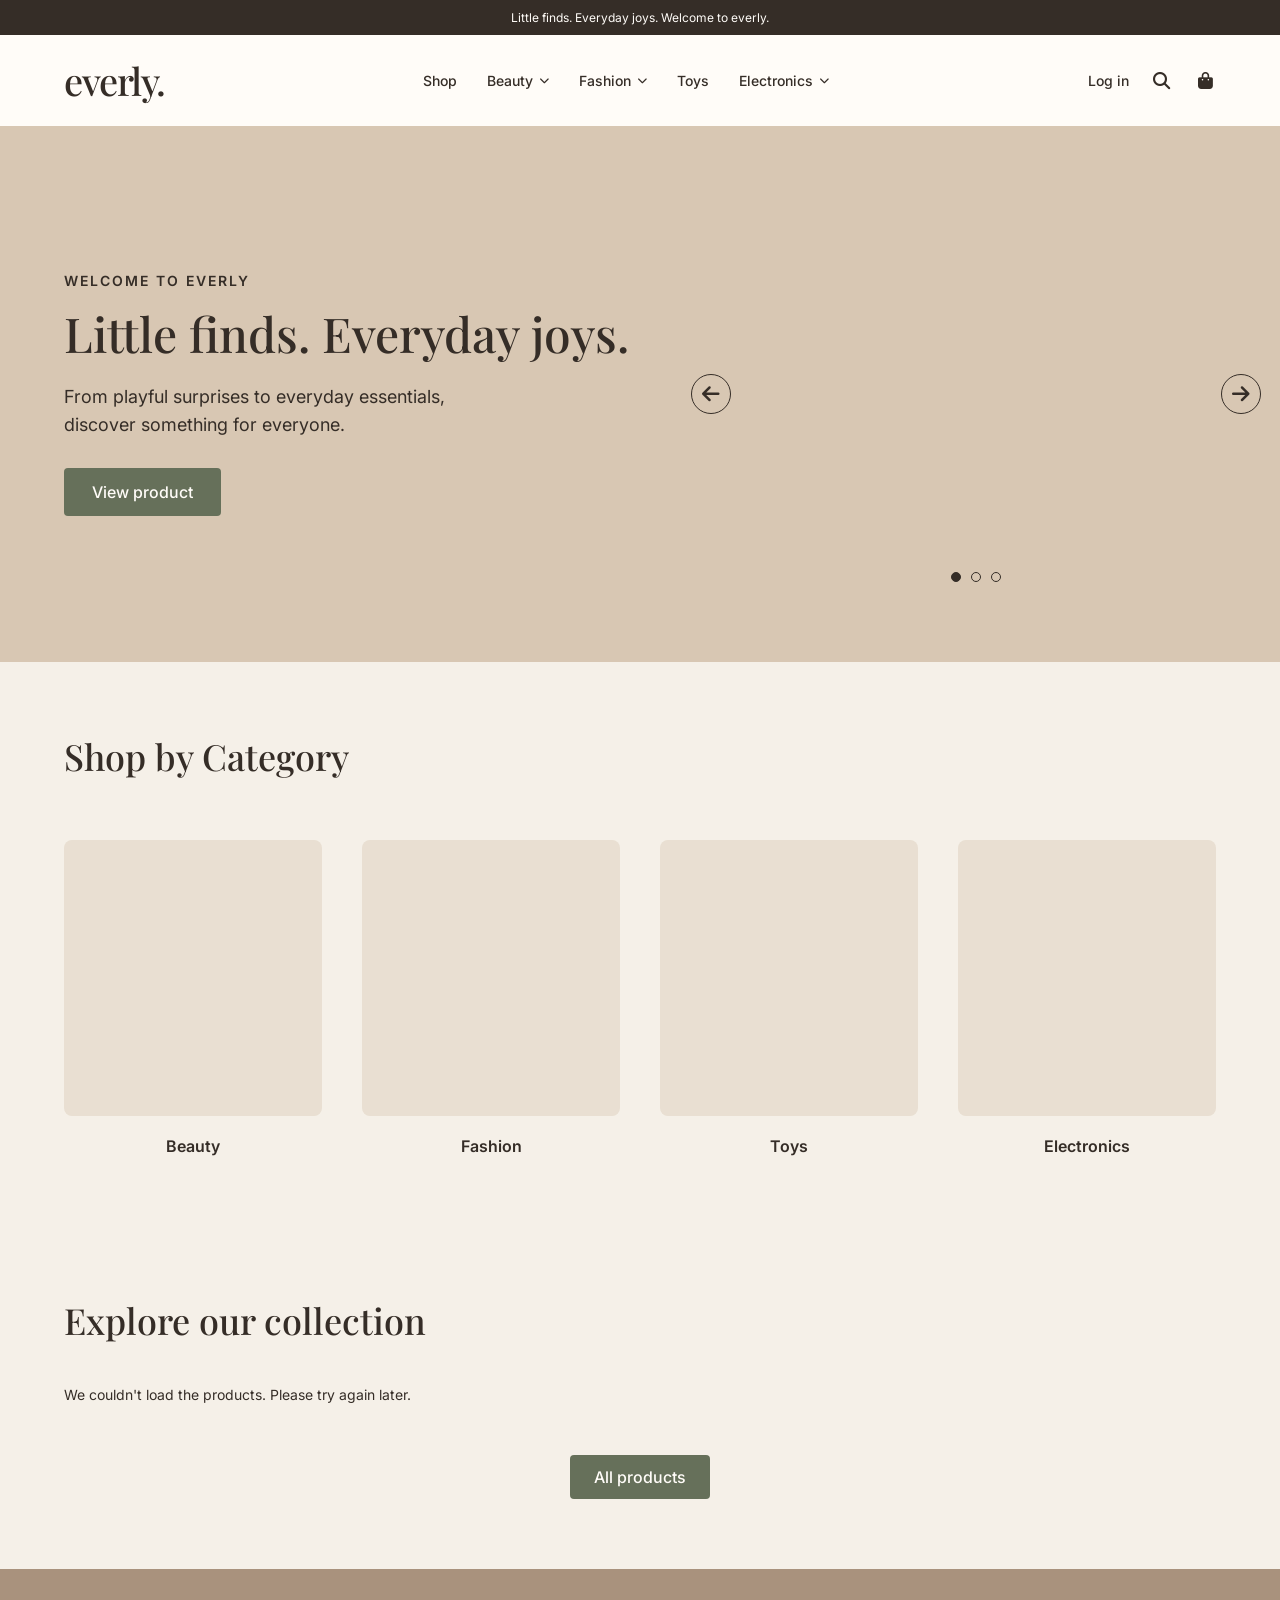
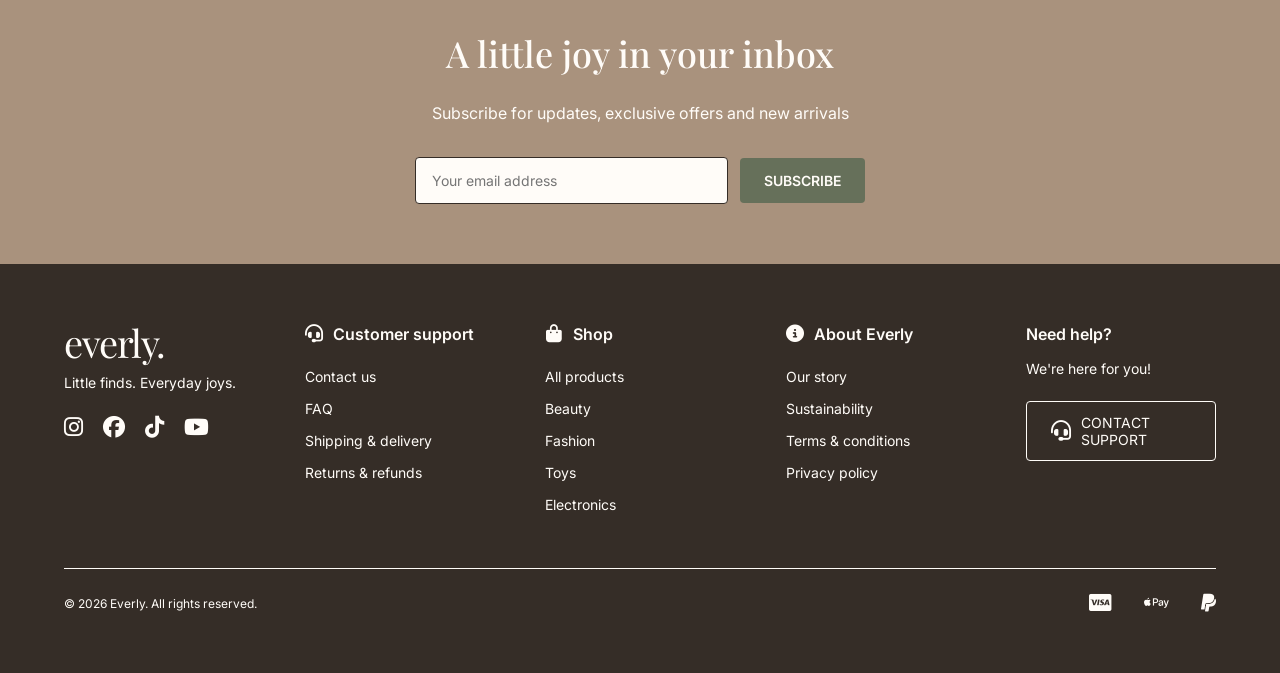
<file: index.html>
<!doctype html>
<html lang="en">
  <head>
    <meta charset="UTF-8" />
    <meta name="viewport" content="width=device-width, initial-scale=1.0" />
    <meta
      name="description"
      content="Discover your everyday favourites at Everly. Shop beauty, fashion, toys and electronics."
    />
    <title>Everly | Everyday Favourites</title>
    <link rel="icon" type="image/png" href="assets/icons/favicon.png" />

    <link rel="preconnect" href="https://fonts.googleapis.com" />
    <link rel="preconnect" href="https://fonts.gstatic.com" crossorigin />
    <link
      href="https://fonts.googleapis.com/css2?family=Inter:wght@400;500;600;700&family=Playfair+Display:wght@400;500;600;700&display=swap"
      rel="stylesheet"
    />
    <link
      rel="stylesheet"
      href="https://cdnjs.cloudflare.com/ajax/libs/font-awesome/6.7.2/css/all.min.css"
    />
    <link rel="stylesheet" href="css/styles.css" />
  </head>
  <body>
    <header>
      <div class="announcement-bar">
        <p>Little finds. Everyday joys. Welcome to everly.</p>
      </div>

      <nav class="main-nav">
        <a href="index.html" class="logo">everly.</a>
        <ul class="nav-links" id="nav-links">
          <li><a href="index.html?category=all#collection">Shop</a></li>
          <li class="nav-dropdown">
            <button class="dropdown-toggle" type="button" aria-expanded="false">
              Beauty
              <i class="fa-solid fa-chevron-down" aria-hidden="true"></i>
            </button>
            <ul class="dropdown-menu" hidden>
              <li>
                <a href="index.html?category=beauty#collection">All beauty</a>
              </li>
              <li>
                <a href="index.html?category=perfume#collection">Perfume</a>
              </li>
              <li>
                <a href="index.html?category=skin%20care#collection"
                  >Skin care</a
                >
              </li>
              <li>
                <a href="index.html?category=shampoo#collection">Hair care</a>
              </li>
            </ul>
          </li>

          <li class="nav-dropdown">
            <button class="dropdown-toggle" type="button" aria-expanded="false">
              Fashion
              <i class="fa-solid fa-chevron-down" aria-hidden="true"></i>
            </button>
            <ul class="dropdown-menu" hidden>
              <li>
                <a href="index.html?category=fashion#collection">All fashion</a>
              </li>
              <li>
                <a href="index.html?category=shoes#collection">Shoes</a>
              </li>
              <li>
                <a href="index.html?category=bags#collection">Bags</a>
              </li>
              <li>
                <a href="index.html?category=glasses#collection">Glasses</a>
              </li>
              <li>
                <a href="index.html?category=jewelry#collection">Jewelry</a>
              </li>
              <li>
                <a href="index.html?category=watches#collection">Watches</a>
              </li>
            </ul>
          </li>

          <li><a href="index.html?category=toys#collection">Toys</a></li>

          <li class="nav-dropdown">
            <button class="dropdown-toggle" type="button" aria-expanded="false">
              Electronics
              <i class="fa-solid fa-chevron-down" aria-hidden="true"></i>
            </button>
            <ul class="dropdown-menu" hidden>
              <li>
                <a href="index.html?category=electronics#collection"
                  >All electronics</a
                >
              </li>
              <li>
                <a href="index.html?category=audio#collection"
                  >Headphones &amp; audio</a
                >
              </li>
              <li>
                <a href="index.html?category=gaming#collection">Gaming</a>
              </li>
              <li>
                <a href="index.html?category=peripherals#collection"
                  >Computer accessories</a
                >
              </li>
              <li>
                <a href="index.html?category=storage#collection">Storage</a>
              </li>
              <li>
                <a href="index.html?category=wearables#collection">Wearables</a>
              </li>
            </ul>
          </li>

          <li class="mobile-login">
            <a href="account/login.html">Log in</a>
          </li>
        </ul>
        <div class="nav-actions">
          <a href="account/login.html" class="login-link">Log in</a>
          <button
            class="search-button"
            type="button"
            aria-label="Search products"
            aria-expanded="false"
            aria-controls="search-form"
          >
            <i class="fa-solid fa-magnifying-glass" aria-hidden="true"></i>
          </button>

          <button
            type="button"
            class="cart-link"
            aria-label="View shopping cart"
            aria-expanded="false"
            aria-controls="mini-cart"
          >
            <i class="fa-solid fa-bag-shopping" aria-hidden="true"></i>
            <span class="cart-count" hidden>0</span>
          </button>

          <button
            class="menu-toggle"
            type="button"
            aria-label="Open navigation menu"
            aria-expanded="false"
            aria-controls="nav-links"
          >
            <span></span>
            <span></span>
            <span></span>
          </button>
        </div>
      </nav>

      <form
        id="search-form"
        class="search-form"
        role="search"
        action="index.html#collection"
        method="get"
        hidden
      >
        <input
          type="search"
          name="search"
          id="search-input"
          placeholder="Search products..."
          aria-label="Search products"
          required
        />
        <button type="submit">Search</button>
      </form>

      <div class="mini-cart" id="mini-cart" hidden>
        <div class="mini-cart-header">
          <h2>Your shopping cart</h2>
          <button
            type="button"
            class="mini-cart-close"
            aria-label="Close shopping cart"
          >
            <i class="fa-solid fa-xmark" aria-hidden="true"></i>
          </button>
        </div>

        <div id="mini-cart-items"></div>
        <div class="mini-cart-footer">
          <div class="mini-cart-subtotal">
            <span>Subtotal</span>
            <strong id="mini-cart-subtotal">0.00 kr</strong>
          </div>
          <a href="cart/index.html" class="mini-cart-view"> View cart </a>

          <a href="checkout/index.html" class="mini-cart-checkout">
            Checkout
          </a>
        </div>
      </div>
    </header>

    <main>
      <section class="hero">
        <div class="hero-content">
          <p class="hero-label">WELCOME TO EVERLY</p>
          <h1 class="hero-title">Little finds. Everyday joys.</h1>
          <p class="hero-description">
            From playful surprises to everyday essentials, discover something
            for everyone.
          </p>
        </div>
        <div class="hero-carousel">
          <a href="#" class="carousel-image" aria-label="View featured product">
          </a>
          <div class="carousel-controls">
            <button
              type="button"
              class="prev-carousel"
              aria-label="Previous product"
            >
              <i class="fa-solid fa-arrow-left" aria-hidden="true"></i>
            </button>
            <button
              type="button"
              class="next-carousel"
              aria-label="Next product"
            >
              <i class="fa-solid fa-arrow-right" aria-hidden="true"></i>
            </button>
          </div>
          <div
            class="carousel-dots"
            role="group"
            aria-label="Carousel pagination"
          >
            <button
              class="dot active"
              aria-label="Go to slide 1"
              aria-current="true"
            ></button>
            <button class="dot" aria-label="Go to slide 2"></button>
            <button class="dot" aria-label="Go to slide 3"></button>
          </div>
        </div>
        <a href="#" class="hero-button">View product</a>
      </section>

      <section class="categories">
        <h2>Shop by Category</h2>
        <div class="category-grid">
          <a href="#collection" class="category-card" data-category="beauty">
            <div class="category-image"></div>
            <h3>Beauty</h3>
          </a>
          <a href="#collection" class="category-card" data-category="fashion">
            <div class="category-image"></div>
            <h3>Fashion</h3>
          </a>
          <a href="#collection" class="category-card" data-category="toys">
            <div class="category-image"></div>
            <h3>Toys</h3>
          </a>
          <a
            href="#collection"
            class="category-card"
            data-category="electronics"
          >
            <div class="category-image"></div>
            <h3>Electronics</h3>
          </a>
        </div>
      </section>

      <section class="products" id="collection">
        <h2>Explore our collection</h2>
        <p class="products-status" role="status" aria-live="polite"></p>
        <div class="product-grid"></div>
        <button type="button" class="all-products-btn">All products</button>
      </section>

      <section class="newsletter">
        <div class="newsletter-content">
          <h2>A little joy in your inbox</h2>
          <p>Subscribe for updates, exclusive offers and new arrivals</p>
        </div>
        <form class="newsletter-form">
          <label for="newsletter-email">Email address</label>
          <input
            type="email"
            id="newsletter-email"
            name="email"
            placeholder="Your email address"
            autocomplete="email"
            required
          />
          <button type="submit">SUBSCRIBE</button>
        </form>
      </section>
    </main>

    <footer class="site-footer">
      <div class="footer-content">
        <div class="footer-brand">
          <a href="index.html" class="footer-logo">everly.</a>
          <p>Little finds. Everyday joys.</p>
          <div class="footer-socials">
            <a href="#" aria-label="Instagram">
              <i class="fa-brands fa-instagram" aria-hidden="true"></i>
            </a>
            <a href="#" aria-label="Facebook">
              <i class="fa-brands fa-facebook" aria-hidden="true"></i>
            </a>
            <a href="#" aria-label="TikTok">
              <i class="fa-brands fa-tiktok" aria-hidden="true"></i>
            </a>
            <a href="#" aria-label="YouTube">
              <i class="fa-brands fa-youtube" aria-hidden="true"></i>
            </a>
          </div>
        </div>
        <div class="footer-column">
          <div class="footer-heading">
            <i
              class="fa-solid fa-headset footer-customerheadset-icon"
              aria-hidden="true"
            ></i>
            <h2>Customer support</h2>
          </div>
          <ul>
            <li><a href="#" class="coming-soon-link">Contact us</a></li>
            <li><a href="#" class="coming-soon-link">FAQ</a></li>
            <li>
              <a href="#" class="coming-soon-link">Shipping &amp; delivery</a>
            </li>
            <li>
              <a href="#" class="coming-soon-link">Returns &amp; refunds</a>
            </li>
          </ul>
        </div>
        <div class="footer-column">
          <div class="footer-heading">
            <i
              class="fa-solid fa-bag-shopping footer-shoppingbag2-icon"
              aria-hidden="true"
            ></i>
            <h2>Shop</h2>
          </div>
          <ul>
            <li>
              <a href="index.html?category=all#collection">All products</a>
            </li>
            <li><a href="index.html?category=beauty#collection">Beauty</a></li>
            <li>
              <a href="index.html?category=fashion#collection">Fashion</a>
            </li>
            <li><a href="index.html?category=toys#collection">Toys</a></li>
            <li>
              <a href="index.html?category=electronics#collection"
                >Electronics</a
              >
            </li>
          </ul>
        </div>
        <div class="footer-column">
          <div class="footer-heading">
            <i
              class="fa-solid fa-circle-info footer-info-icon"
              aria-hidden="true"
            ></i>
            <h2>About Everly</h2>
          </div>
          <ul>
            <li><a href="#" class="coming-soon-link">Our story</a></li>
            <li><a href="#" class="coming-soon-link">Sustainability</a></li>
            <li>
              <a href="#" class="coming-soon-link">Terms &amp; conditions</a>
            </li>
            <li><a href="#" class="coming-soon-link">Privacy policy</a></li>
          </ul>
        </div>
        <div class="footer-help">
          <div class="footer-help-text">
            <h2>Need help?</h2>
            <p>We're here for you!</p>
          </div>
          <a href="#" class="footer-support-button coming-soon-link">
            <i
              class="fa-solid fa-headset footer-customerheadset-icon"
              aria-hidden="true"
            ></i>
            CONTACT SUPPORT
          </a>
        </div>
      </div>
      <div class="footer-bottom">
        <p>© 2026 Everly. All rights reserved.</p>
        <div class="footer-payments">
          <i class="fa-brands fa-cc-visa" role="img" aria-label="Visa"></i>
          <i
            class="fa-brands fa-apple-pay"
            role="img"
            aria-label="Apple Pay"
          ></i>
          <i class="fa-brands fa-paypal" role="img" aria-label="PayPal"></i>
        </div>
      </div>
    </footer>

    <dialog id="coming-soon-dialog">
      <h2>Coming soon!</h2>
      <p>
        We're working on something lovely. This feature isn't available just
        yet.
      </p>
      <button type="button" id="close-coming-soon">Got it</button>
    </dialog>

    <script src="js/navigation.js" defer></script>
    <script src="js/mini-cart.js" defer></script>
    <script src="js/products.js" defer></script>
  </body>
</html>
</file>
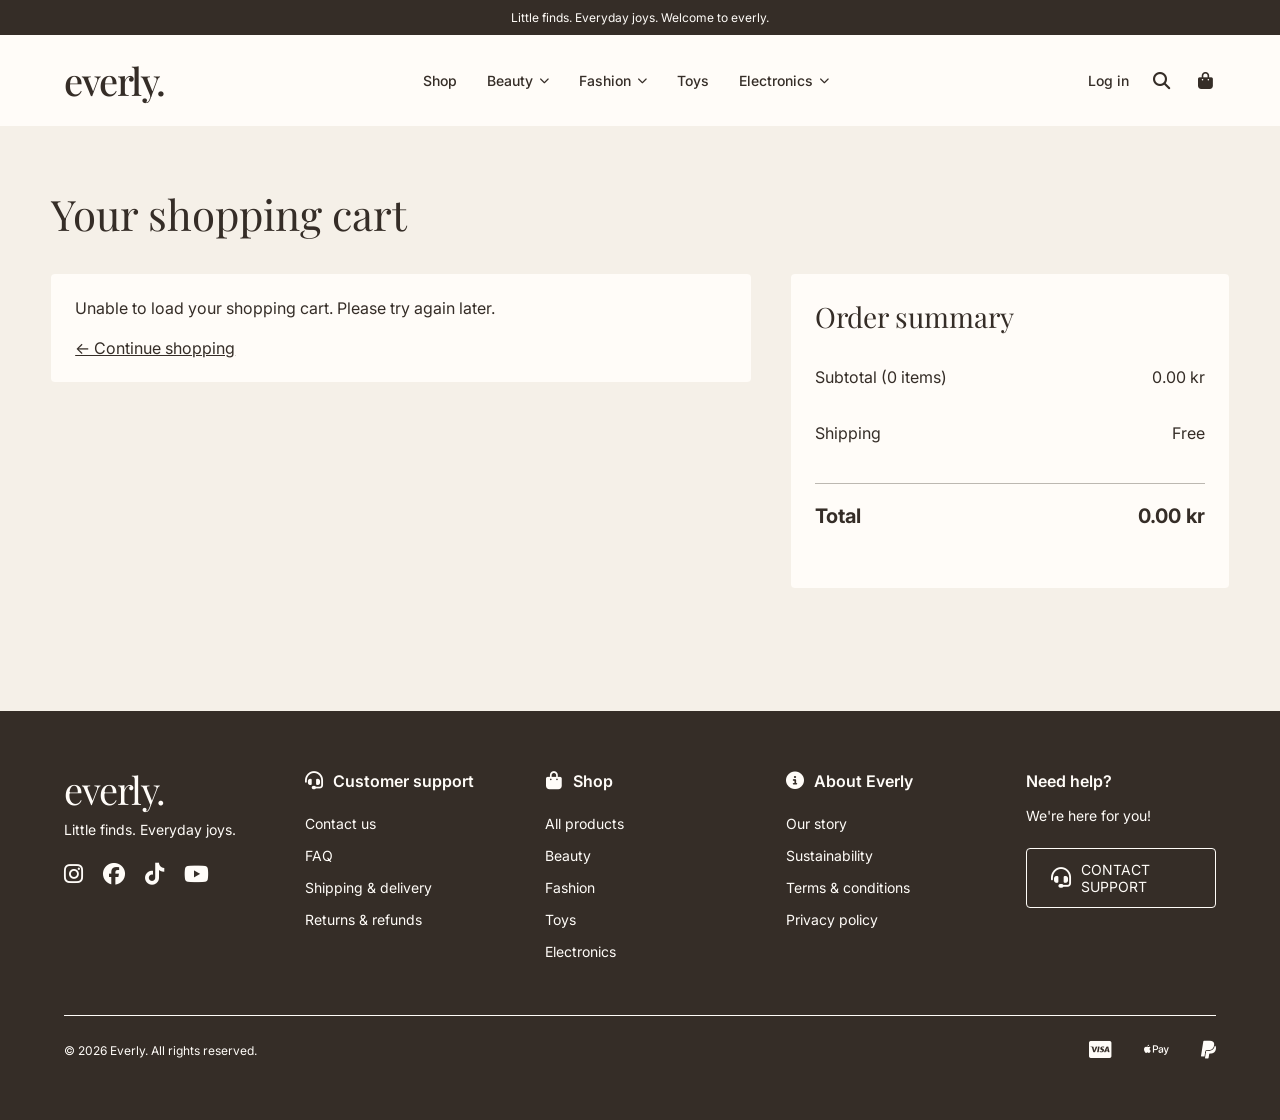
<file: cart/index.html>
<!doctype html>
<html lang="en">
  <head>
    <meta charset="UTF-8" />
    <meta name="viewport" content="width=device-width, initial-scale=1.0" />
    <meta
      name="description"
      content="Your shopping cart, containing your favourite products from Everly."
    />
    <title>Shopping cart | Everly</title>
    <link rel="icon" type="image/png" href="../assets/icons/favicon.png" />

    <link rel="preconnect" href="https://fonts.googleapis.com" />
    <link rel="preconnect" href="https://fonts.gstatic.com" crossorigin />
    <link
      href="https://fonts.googleapis.com/css2?family=Inter:wght@400;500;600;700&family=Playfair+Display:wght@400;500;600;700&display=swap"
      rel="stylesheet"
    />
    <link
      rel="stylesheet"
      href="https://cdnjs.cloudflare.com/ajax/libs/font-awesome/6.7.2/css/all.min.css"
    />
    <link rel="stylesheet" href="../css/styles.css" />
  </head>
  <body>
    <header>
      <div class="announcement-bar">
        <p>Little finds. Everyday joys. Welcome to everly.</p>
      </div>

      <nav class="main-nav">
        <a href="../index.html" class="logo">everly.</a>
        <ul class="nav-links" id="nav-links">
          <li><a href="../index.html?category=all#collection">Shop</a></li>
          <li class="nav-dropdown">
            <button class="dropdown-toggle" type="button" aria-expanded="false">
              Beauty
              <i class="fa-solid fa-chevron-down" aria-hidden="true"></i>
            </button>
            <ul class="dropdown-menu" hidden>
              <li>
                <a href="../index.html?category=beauty#collection"
                  >All beauty</a
                >
              </li>
              <li>
                <a href="../index.html?category=perfume#collection">Perfume</a>
              </li>
              <li>
                <a href="../index.html?category=skin%20care#collection"
                  >Skin care</a
                >
              </li>
              <li>
                <a href="../index.html?category=shampoo#collection"
                  >Hair care</a
                >
              </li>
            </ul>
          </li>

          <li class="nav-dropdown">
            <button class="dropdown-toggle" type="button" aria-expanded="false">
              Fashion
              <i class="fa-solid fa-chevron-down" aria-hidden="true"></i>
            </button>
            <ul class="dropdown-menu" hidden>
              <li>
                <a href="../index.html?category=fashion#collection"
                  >All fashion</a
                >
              </li>
              <li>
                <a href="../index.html?category=shoes#collection">Shoes</a>
              </li>
              <li>
                <a href="../index.html?category=bags#collection">Bags</a>
              </li>
              <li>
                <a href="../index.html?category=glasses#collection">Glasses</a>
              </li>
              <li>
                <a href="../index.html?category=jewelry#collection">Jewelry</a>
              </li>
              <li>
                <a href="../index.html?category=watches#collection">Watches</a>
              </li>
            </ul>
          </li>

          <li><a href="../index.html?category=toys#collection">Toys</a></li>

          <li class="nav-dropdown">
            <button class="dropdown-toggle" type="button" aria-expanded="false">
              Electronics
              <i class="fa-solid fa-chevron-down" aria-hidden="true"></i>
            </button>
            <ul class="dropdown-menu" hidden>
              <li>
                <a href="../index.html?category=electronics#collection"
                  >All electronics</a
                >
              </li>
              <li>
                <a href="../index.html?category=audio#collection"
                  >Headphones &amp; audio</a
                >
              </li>
              <li>
                <a href="../index.html?category=gaming#collection">Gaming</a>
              </li>
              <li>
                <a href="../index.html?category=peripherals#collection"
                  >Computer accessories</a
                >
              </li>
              <li>
                <a href="../index.html?category=storage#collection">Storage</a>
              </li>
              <li>
                <a href="../index.html?category=wearables#collection"
                  >Wearables</a
                >
              </li>
            </ul>
          </li>
          <li class="mobile-login">
            <a href="../account/login.html">Log in</a>
          </li>
        </ul>
        <div class="nav-actions">
          <a href="../account/login.html" class="login-link">Log in</a>
          <button
            class="search-button"
            type="button"
            aria-label="Search products"
            aria-expanded="false"
            aria-controls="search-form"
          >
            <i class="fa-solid fa-magnifying-glass" aria-hidden="true"></i>
          </button>
          <button
            type="button"
            class="cart-link"
            aria-label="View shopping cart"
            aria-expanded="false"
            aria-controls="mini-cart"
          >
            <i class="fa-solid fa-bag-shopping" aria-hidden="true"></i>
            <span class="cart-count" hidden>0</span>
          </button>
          <button
            class="menu-toggle"
            type="button"
            aria-label="Open navigation menu"
            aria-expanded="false"
            aria-controls="nav-links"
          >
            <span></span>
            <span></span>
            <span></span>
          </button>
        </div>
      </nav>
      <form
        id="search-form"
        class="search-form"
        role="search"
        action="../index.html#collection"
        method="get"
        hidden
      >
        <input
          type="search"
          name="search"
          id="search-input"
          placeholder="Search products..."
          aria-label="Search products"
          required
        />
        <button type="submit">Search</button>
      </form>

      <div class="mini-cart" id="mini-cart" hidden>
        <div class="mini-cart-header">
          <h2>Your shopping cart</h2>
          <button
            type="button"
            class="mini-cart-close"
            aria-label="Close shopping cart"
          >
            <i class="fa-solid fa-xmark" aria-hidden="true"></i>
          </button>
        </div>

        <div id="mini-cart-items"></div>
        <div class="mini-cart-footer">
          <div class="mini-cart-subtotal">
            <span>Subtotal</span>
            <strong id="mini-cart-subtotal">0.00 kr</strong>
          </div>
          <a href="../cart/index.html" class="mini-cart-view"> View cart </a>

          <a href="../checkout/index.html" class="mini-cart-checkout">
            Checkout
          </a>
        </div>
      </div>
    </header>

    <main class="cart-page">
      <h1>Your shopping cart</h1>

      <div class="cart-layout">
        <section class="cart-products" aria-label="Shopping cart items">
          <div class="cart-table-header">
            <span>Product</span>
            <span>Price</span>
            <span>Quantity</span>
            <span>Total</span>
          </div>

          <div id="cart-items" role="status" aria-live="polite"></div>

          <p id="empty-cart-message" role="status" hidden>
            Your shopping cart is empty
          </p>

          <div class="cart-actions">
            <a href="../index.html" class="continue-shopping">
              ← Continue shopping
            </a>

            <button type="button" id="clear-cart">Clear cart</button>
          </div>
        </section>

        <aside class="order-summary">
          <h2>Order summary</h2>

          <div class="summary-row">
            <span>Subtotal (<span id="cart-item-count">0</span> items)</span>
            <span id="cart-subtotal">0.00 kr</span>
          </div>

          <div class="summary-row">
            <span>Shipping</span>
            <span>Free</span>
          </div>

          <div class="summary-row summary-total">
            <strong>Total</strong>
            <strong id="cart-total">0.00 kr</strong>
          </div>

          <a href="../checkout/index.html" class="checkout-button">
            Proceed to checkout
          </a>
        </aside>
      </div>
    </main>

    <footer class="site-footer">
      <div class="footer-content">
        <div class="footer-brand">
          <a href="../index.html" class="footer-logo">everly.</a>
          <p>Little finds. Everyday joys.</p>
          <div class="footer-socials">
            <a href="#" aria-label="Instagram">
              <i class="fa-brands fa-instagram" aria-hidden="true"></i>
            </a>
            <a href="#" aria-label="Facebook">
              <i class="fa-brands fa-facebook" aria-hidden="true"></i>
            </a>
            <a href="#" aria-label="TikTok">
              <i class="fa-brands fa-tiktok" aria-hidden="true"></i>
            </a>
            <a href="#" aria-label="YouTube">
              <i class="fa-brands fa-youtube" aria-hidden="true"></i>
            </a>
          </div>
        </div>
        <div class="footer-column">
          <div class="footer-heading">
            <i
              class="fa-solid fa-headset footer-customerheadset-icon"
              aria-hidden="true"
            ></i>
            <h2>Customer support</h2>
          </div>
          <ul>
            <li><a href="#" class="coming-soon-link">Contact us</a></li>
            <li><a href="#" class="coming-soon-link">FAQ</a></li>
            <li>
              <a href="#" class="coming-soon-link">Shipping &amp; delivery</a>
            </li>
            <li>
              <a href="#" class="coming-soon-link">Returns &amp; refunds</a>
            </li>
          </ul>
        </div>
        <div class="footer-column">
          <div class="footer-heading">
            <i
              class="fa-solid fa-bag-shopping footer-shoppingbag2-icon"
              aria-hidden="true"
            ></i>
            <h2>Shop</h2>
          </div>
          <ul>
            <li>
              <a href="../index.html?category=all#collection">All products</a>
            </li>
            <li>
              <a href="../index.html?category=beauty#collection">Beauty</a>
            </li>
            <li>
              <a href="../index.html?category=fashion#collection">Fashion</a>
            </li>
            <li><a href="../index.html?category=toys#collection">Toys</a></li>
            <li>
              <a href="../index.html?category=electronics#collection"
                >Electronics</a
              >
            </li>
          </ul>
        </div>
        <div class="footer-column">
          <div class="footer-heading">
            <i
              class="fa-solid fa-circle-info footer-info-icon"
              aria-hidden="true"
            ></i>
            <h2>About Everly</h2>
          </div>
          <ul>
            <li><a href="#" class="coming-soon-link">Our story</a></li>
            <li><a href="#" class="coming-soon-link">Sustainability</a></li>
            <li>
              <a href="#" class="coming-soon-link">Terms &amp; conditions</a>
            </li>
            <li><a href="#" class="coming-soon-link">Privacy policy</a></li>
          </ul>
        </div>
        <div class="footer-help">
          <div class="footer-help-text">
            <h2>Need help?</h2>
            <p>We're here for you!</p>
          </div>
          <a href="#" class="footer-support-button coming-soon-link">
            <i
              class="fa-solid fa-headset footer-customerheadset-icon"
              aria-hidden="true"
            ></i>
            CONTACT SUPPORT
          </a>
        </div>
      </div>
      <div class="footer-bottom">
        <p>© 2026 Everly. All rights reserved.</p>
        <div class="footer-payments">
          <i class="fa-brands fa-cc-visa" role="img" aria-label="Visa"></i>
          <i
            class="fa-brands fa-apple-pay"
            role="img"
            aria-label="Apple Pay"
          ></i>
          <i class="fa-brands fa-paypal" role="img" aria-label="PayPal"></i>
        </div>
      </div>
    </footer>

    <dialog id="coming-soon-dialog">
      <h2>Coming soon!</h2>
      <p>
        We're working on something lovely. This feature isn't available just
        yet.
      </p>
      <button type="button" id="close-coming-soon">Got it</button>
    </dialog>

    <script src="../js/navigation.js" defer></script>
    <script src="../js/mini-cart.js" defer></script>
    <script src="../js/cart.js" defer></script>
  </body>
</html>
</file>
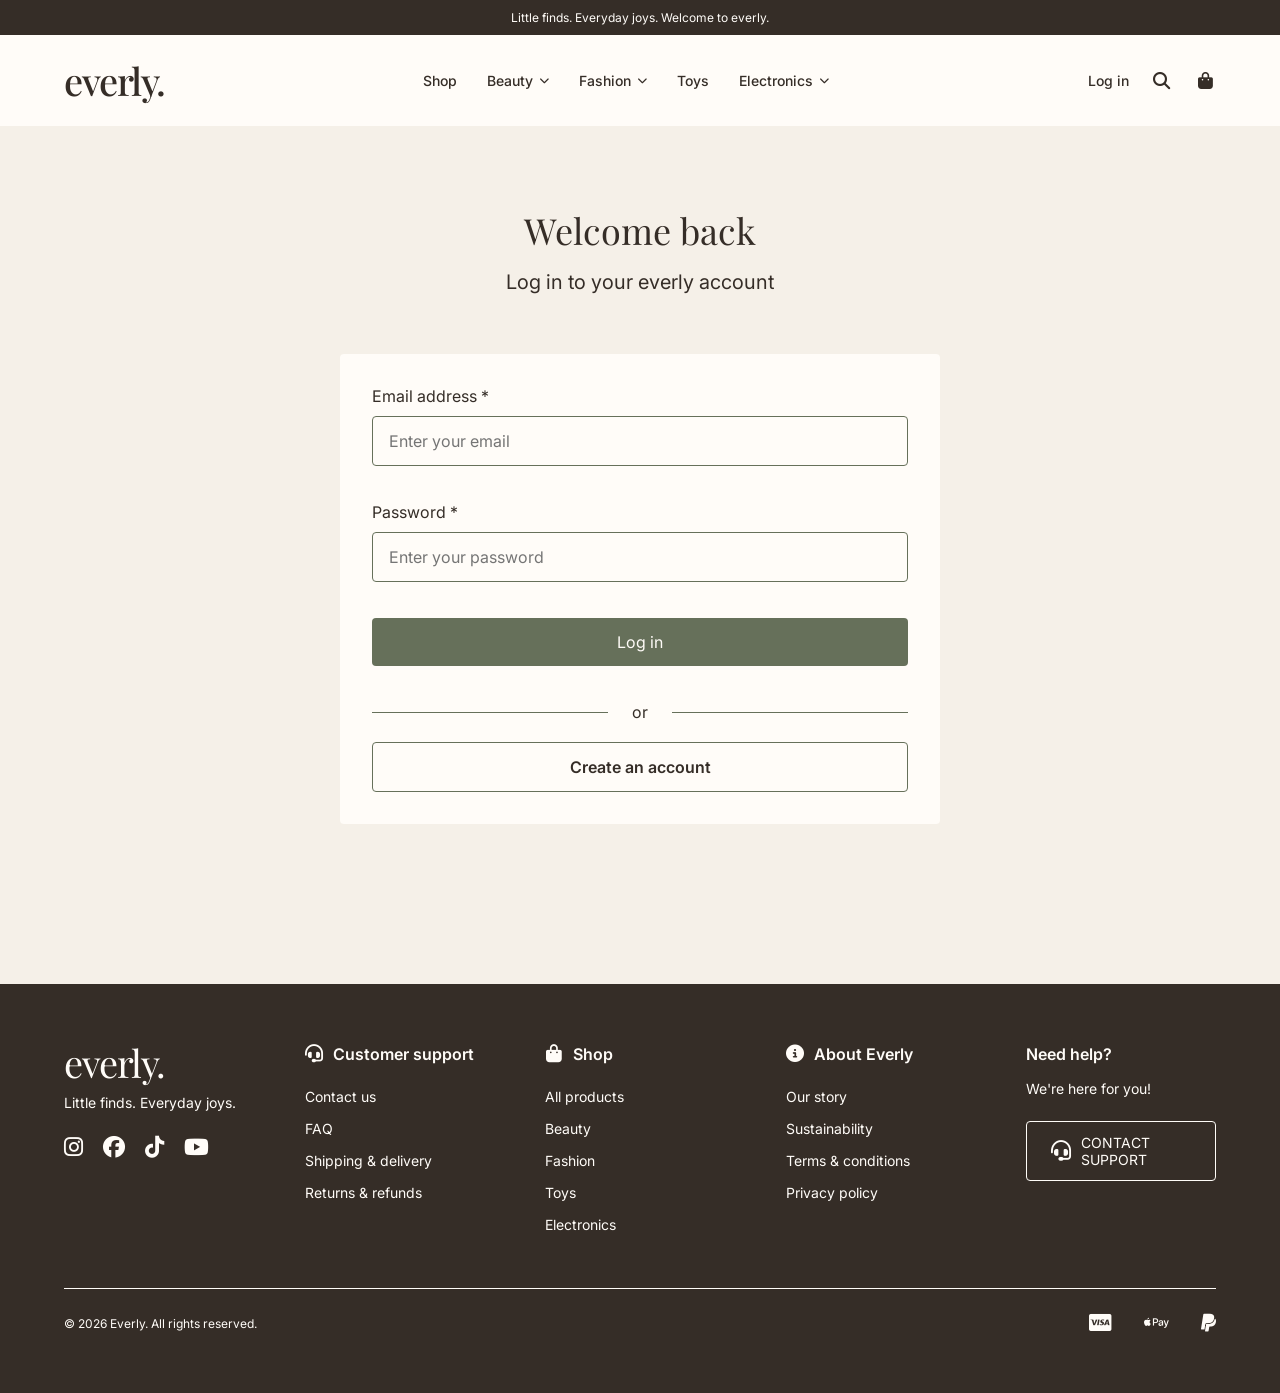
<file: checkout/index.html>
<!doctype html>
<html lang="en">
  <head>
    <meta charset="UTF-8" />
    <meta name="viewport" content="width=device-width, initial-scale=1.0" />
    <meta
      name="description"
      content="Checkout your products from Everly here."
    />
    <title>Checkout | Everly</title>
    <link rel="icon" type="image/png" href="../assets/icons/favicon.png" />

    <link rel="preconnect" href="https://fonts.googleapis.com" />
    <link rel="preconnect" href="https://fonts.gstatic.com" crossorigin />
    <link
      href="https://fonts.googleapis.com/css2?family=Inter:wght@400;500;600;700&family=Playfair+Display:wght@400;500;600;700&display=swap"
      rel="stylesheet"
    />
    <link
      rel="stylesheet"
      href="https://cdnjs.cloudflare.com/ajax/libs/font-awesome/6.7.2/css/all.min.css"
    />
    <link rel="stylesheet" href="../css/styles.css" />
  </head>
  <body>
    <header>
      <div class="announcement-bar">
        <p>Little finds. Everyday joys. Welcome to everly.</p>
      </div>

      <nav class="main-nav">
        <a href="../index.html" class="logo">everly.</a>
        <ul class="nav-links" id="nav-links">
          <li><a href="../index.html?category=all#collection">Shop</a></li>
          <li class="nav-dropdown">
            <button class="dropdown-toggle" type="button" aria-expanded="false">
              Beauty
              <i class="fa-solid fa-chevron-down" aria-hidden="true"></i>
            </button>
            <ul class="dropdown-menu" hidden>
              <li>
                <a href="../index.html?category=beauty#collection"
                  >All beauty</a
                >
              </li>
              <li>
                <a href="../index.html?category=perfume#collection">Perfume</a>
              </li>
              <li>
                <a href="../index.html?category=skin%20care#collection"
                  >Skin care</a
                >
              </li>
              <li>
                <a href="../index.html?category=shampoo#collection"
                  >Hair care</a
                >
              </li>
            </ul>
          </li>

          <li class="nav-dropdown">
            <button class="dropdown-toggle" type="button" aria-expanded="false">
              Fashion
              <i class="fa-solid fa-chevron-down" aria-hidden="true"></i>
            </button>
            <ul class="dropdown-menu" hidden>
              <li>
                <a href="../index.html?category=fashion#collection"
                  >All fashion</a
                >
              </li>
              <li>
                <a href="../index.html?category=shoes#collection">Shoes</a>
              </li>
              <li>
                <a href="../index.html?category=bags#collection">Bags</a>
              </li>
              <li>
                <a href="../index.html?category=glasses#collection">Glasses</a>
              </li>
              <li>
                <a href="../index.html?category=jewelry#collection">Jewelry</a>
              </li>
              <li>
                <a href="../index.html?category=watches#collection">Watches</a>
              </li>
            </ul>
          </li>

          <li><a href="../index.html?category=toys#collection">Toys</a></li>

          <li class="nav-dropdown">
            <button class="dropdown-toggle" type="button" aria-expanded="false">
              Electronics
              <i class="fa-solid fa-chevron-down" aria-hidden="true"></i>
            </button>
            <ul class="dropdown-menu" hidden>
              <li>
                <a href="../index.html?category=electronics#collection"
                  >All electronics</a
                >
              </li>
              <li>
                <a href="../index.html?category=audio#collection"
                  >Headphones &amp; audio</a
                >
              </li>
              <li>
                <a href="../index.html?category=gaming#collection">Gaming</a>
              </li>
              <li>
                <a href="../index.html?category=peripherals#collection"
                  >Computer accessories</a
                >
              </li>
              <li>
                <a href="../index.html?category=storage#collection">Storage</a>
              </li>
              <li>
                <a href="../index.html?category=wearables#collection"
                  >Wearables</a
                >
              </li>
            </ul>
          </li>

          <li class="mobile-login">
            <a href="../account/login.html">Log in</a>
          </li>
        </ul>
        <div class="nav-actions">
          <a href="../account/login.html" class="login-link">Log in</a>
          <button
            class="search-button"
            type="button"
            aria-label="Search products"
            aria-expanded="false"
            aria-controls="search-form"
          >
            <i class="fa-solid fa-magnifying-glass" aria-hidden="true"></i>
          </button>
          <button
            type="button"
            class="cart-link"
            aria-label="View shopping cart"
            aria-expanded="false"
            aria-controls="mini-cart"
          >
            <i class="fa-solid fa-bag-shopping" aria-hidden="true"></i>
            <span class="cart-count" hidden>0</span>
          </button>
          <button
            class="menu-toggle"
            type="button"
            aria-label="Open navigation menu"
            aria-expanded="false"
            aria-controls="nav-links"
          >
            <span></span>
            <span></span>
            <span></span>
          </button>
        </div>
      </nav>
      <form
        id="search-form"
        class="search-form"
        role="search"
        action="../index.html#collection"
        method="get"
        hidden
      >
        <input
          type="search"
          name="search"
          id="search-input"
          placeholder="Search products..."
          aria-label="Search products"
          required
        />
        <button type="submit">Search</button>
      </form>

      <div class="mini-cart" id="mini-cart" hidden>
        <div class="mini-cart-header">
          <h2>Your shopping cart</h2>
          <button
            type="button"
            class="mini-cart-close"
            aria-label="Close shopping cart"
          >
            <i class="fa-solid fa-xmark" aria-hidden="true"></i>
          </button>
        </div>

        <div id="mini-cart-items"></div>
        <div class="mini-cart-footer">
          <div class="mini-cart-subtotal">
            <span>Subtotal</span>
            <strong id="mini-cart-subtotal">0.00 kr</strong>
          </div>
          <a href="../cart/index.html" class="mini-cart-view"> View cart </a>

          <a href="../checkout/index.html" class="mini-cart-checkout">
            Checkout
          </a>
        </div>
      </div>
    </header>

    <main class="checkout-page">
      <h1>Checkout</h1>

      <form id="checkout-form" class="checkout-layout">
        <section class="delivery-information">
          <h2>Delivery information</h2>

          <div class="delivery-fields">
            <div class="form-group">
              <label for="first-name">First name *</label>
              <input
                type="text"
                id="first-name"
                name="firstName"
                placeholder="Enter your first name"
                autocomplete="given-name"
                required
              />
            </div>

            <div class="form-group">
              <label for="last-name">Last name *</label>
              <input
                type="text"
                id="last-name"
                name="lastName"
                placeholder="Enter your last name"
                autocomplete="family-name"
                required
              />
            </div>

            <div class="form-group full-width">
              <label for="email">Email *</label>
              <input
                type="email"
                id="email"
                name="email"
                placeholder="Enter your email address"
                autocomplete="email"
                required
              />
            </div>

            <div class="form-group full-width">
              <label for="address">Address *</label>
              <input
                type="text"
                id="address"
                name="address"
                placeholder="Enter your address"
                autocomplete="address-line1"
                required
              />
            </div>

            <div class="form-group">
              <label for="postal-code">Postal code *</label>
              <input
                type="text"
                id="postal-code"
                name="postalCode"
                placeholder="Enter postal code"
                autocomplete="postal-code"
                required
              />
            </div>

            <div class="form-group">
              <label for="city">City *</label>
              <input
                type="text"
                id="city"
                name="city"
                placeholder="Enter city"
                autocomplete="address-level2"
                required
              />
            </div>
          </div>

          <fieldset class="payment-methods">
            <legend>Payment method</legend>

            <label class="payment-option">
              <input
                type="radio"
                name="paymentMethod"
                value="card"
                required
                checked
              />
              <span>Card</span>
            </label>

            <label class="payment-option">
              <input
                type="radio"
                name="paymentMethod"
                value="paypal"
                required
              />
              <span>PayPal</span>
            </label>
          </fieldset>
        </section>

        <aside class="order-summary checkout-summary">
          <h2>Order summary</h2>

          <div id="checkout-items"></div>

          <div class="summary-row">
            <span
              >Subtotal (<span id="checkout-item-count">0</span> items)</span
            >
            <span id="checkout-subtotal">0.00 kr</span>
          </div>

          <div class="summary-row">
            <span>Shipping</span>
            <span class="shipping-free">Free</span>
          </div>

          <div class="summary-row summary-total">
            <strong>Total</strong>
            <strong id="checkout-total">0.00 kr</strong>
          </div>

          <button type="submit" class="place-order-button" disabled>
            Complete purchase
          </button>
        </aside>
      </form>
    </main>

    <footer class="site-footer">
      <div class="footer-content">
        <div class="footer-brand">
          <a href="../index.html" class="footer-logo">everly.</a>
          <p>Little finds. Everyday joys.</p>
          <div class="footer-socials">
            <a href="#" aria-label="Instagram">
              <i class="fa-brands fa-instagram" aria-hidden="true"></i>
            </a>
            <a href="#" aria-label="Facebook">
              <i class="fa-brands fa-facebook" aria-hidden="true"></i>
            </a>
            <a href="#" aria-label="TikTok">
              <i class="fa-brands fa-tiktok" aria-hidden="true"></i>
            </a>
            <a href="#" aria-label="YouTube">
              <i class="fa-brands fa-youtube" aria-hidden="true"></i>
            </a>
          </div>
        </div>
        <div class="footer-column">
          <div class="footer-heading">
            <i
              class="fa-solid fa-headset footer-customerheadset-icon"
              aria-hidden="true"
            ></i>
            <h2>Customer support</h2>
          </div>
          <ul>
            <li><a href="#" class="coming-soon-link">Contact us</a></li>
            <li><a href="#" class="coming-soon-link">FAQ</a></li>
            <li>
              <a href="#" class="coming-soon-link">Shipping &amp; delivery</a>
            </li>
            <li>
              <a href="#" class="coming-soon-link">Returns &amp; refunds</a>
            </li>
          </ul>
        </div>
        <div class="footer-column">
          <div class="footer-heading">
            <i
              class="fa-solid fa-bag-shopping footer-shoppingbag2-icon"
              aria-hidden="true"
            ></i>
            <h2>Shop</h2>
          </div>
          <ul>
            <li>
              <a href="../index.html?category=all#collection">All products</a>
            </li>
            <li>
              <a href="../index.html?category=beauty#collection">Beauty</a>
            </li>
            <li>
              <a href="../index.html?category=fashion#collection">Fashion</a>
            </li>
            <li><a href="../index.html?category=toys#collection">Toys</a></li>
            <li>
              <a href="../index.html?category=electronics#collection"
                >Electronics</a
              >
            </li>
          </ul>
        </div>
        <div class="footer-column">
          <div class="footer-heading">
            <i
              class="fa-solid fa-circle-info footer-info-icon"
              aria-hidden="true"
            ></i>
            <h2>About Everly</h2>
          </div>
          <ul>
            <li><a href="#" class="coming-soon-link">Our story</a></li>
            <li><a href="#" class="coming-soon-link">Sustainability</a></li>
            <li>
              <a href="#" class="coming-soon-link">Terms &amp; conditions</a>
            </li>
            <li><a href="#" class="coming-soon-link">Privacy policy</a></li>
          </ul>
        </div>
        <div class="footer-help">
          <div class="footer-help-text">
            <h2>Need help?</h2>
            <p>We're here for you!</p>
          </div>
          <a href="#" class="footer-support-button coming-soon-link">
            <i
              class="fa-solid fa-headset footer-customerheadset-icon"
              aria-hidden="true"
            ></i>
            CONTACT SUPPORT
          </a>
        </div>
      </div>
      <div class="footer-bottom">
        <p>© 2026 Everly. All rights reserved.</p>
        <div class="footer-payments">
          <i class="fa-brands fa-cc-visa" role="img" aria-label="Visa"></i>
          <i
            class="fa-brands fa-apple-pay"
            role="img"
            aria-label="Apple Pay"
          ></i>
          <i class="fa-brands fa-paypal" role="img" aria-label="PayPal"></i>
        </div>
      </div>
    </footer>

    <dialog id="coming-soon-dialog">
      <h2>Coming soon!</h2>
      <p>
        We're working on something lovely. This feature isn't available just
        yet.
      </p>
      <button type="button" id="close-coming-soon">Got it</button>
    </dialog>

    <script src="../js/navigation.js" defer></script>
    <script src="../js/mini-cart.js" defer></script>
    <script src="../js/checkout.js" defer></script>
  </body>
</html>
</file>
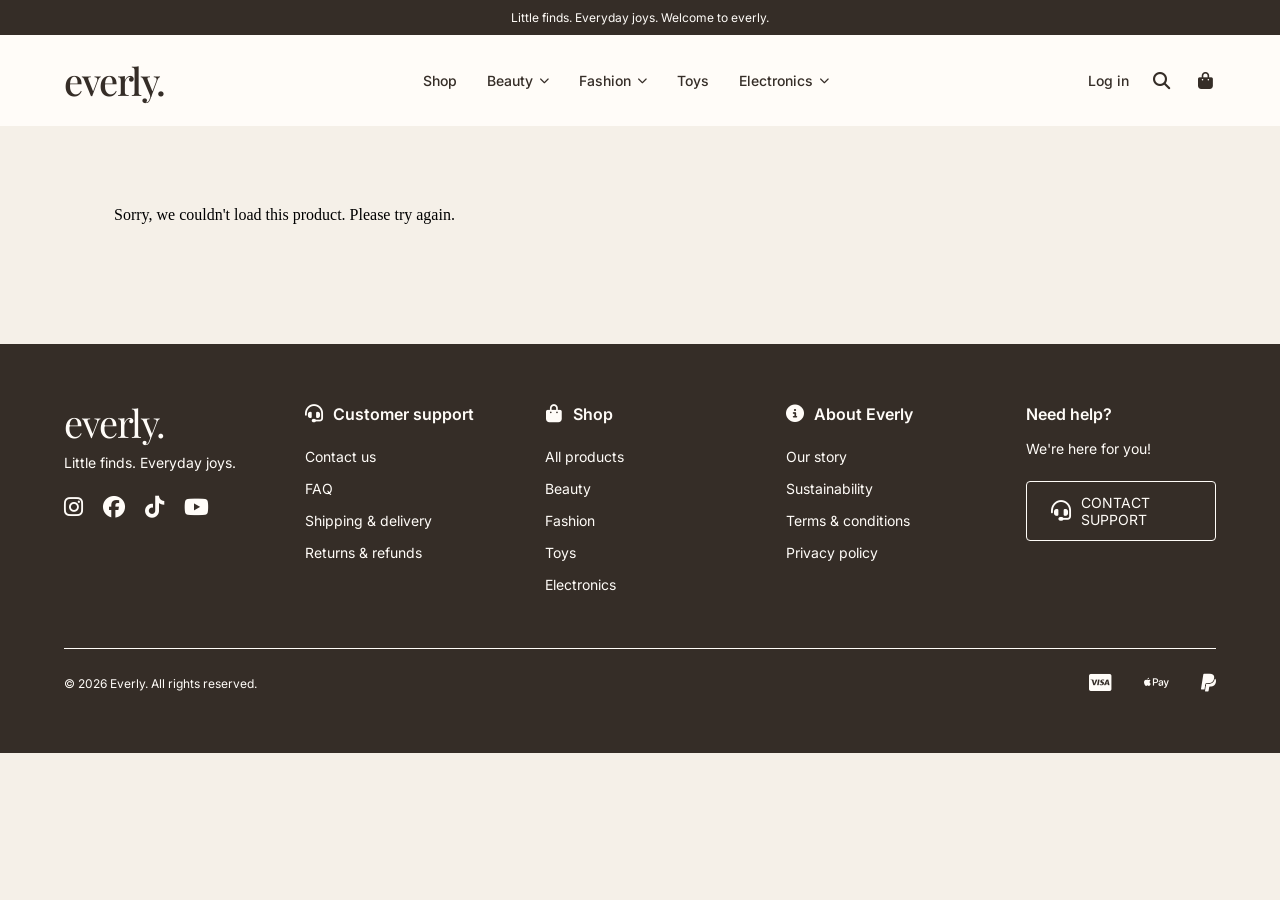
<file: product/index.html>
<!doctype html>
<html lang="en">
  <head>
    <meta charset="UTF-8" />
    <meta name="viewport" content="width=device-width, initial-scale=1.0" />
    <meta
      name="description"
      content="Explore product details, prices and customer reviews here at Everly."
    />
    <title>Product details | Everly</title>
    <link rel="icon" type="image/png" href="../assets/icons/favicon.png" />

    <link rel="preconnect" href="https://fonts.googleapis.com" />
    <link rel="preconnect" href="https://fonts.gstatic.com" crossorigin />
    <link
      href="https://fonts.googleapis.com/css2?family=Inter:wght@400;500;600;700&family=Playfair+Display:wght@400;500;600;700&display=swap"
      rel="stylesheet"
    />
    <link
      rel="stylesheet"
      href="https://cdnjs.cloudflare.com/ajax/libs/font-awesome/6.7.2/css/all.min.css"
    />
    <link rel="stylesheet" href="../css/styles.css" />
  </head>
  <body>
    <header>
      <div class="announcement-bar">
        <p>Little finds. Everyday joys. Welcome to everly.</p>
      </div>

      <nav class="main-nav">
        <a href="../index.html" class="logo">everly.</a>
        <ul class="nav-links" id="nav-links">
          <li><a href="../index.html?category=all#collection">Shop</a></li>
          <li class="nav-dropdown">
            <button class="dropdown-toggle" type="button" aria-expanded="false">
              Beauty
              <i class="fa-solid fa-chevron-down" aria-hidden="true"></i>
            </button>
            <ul class="dropdown-menu" hidden>
              <li>
                <a href="../index.html?category=beauty#collection"
                  >All beauty</a
                >
              </li>
              <li>
                <a href="../index.html?category=perfume#collection">Perfume</a>
              </li>
              <li>
                <a href="../index.html?category=skin%20care#collection"
                  >Skin care</a
                >
              </li>
              <li>
                <a href="../index.html?category=shampoo#collection"
                  >Hair care</a
                >
              </li>
            </ul>
          </li>

          <li class="nav-dropdown">
            <button class="dropdown-toggle" type="button" aria-expanded="false">
              Fashion
              <i class="fa-solid fa-chevron-down" aria-hidden="true"></i>
            </button>
            <ul class="dropdown-menu" hidden>
              <li>
                <a href="../index.html?category=fashion#collection"
                  >All fashion</a
                >
              </li>
              <li>
                <a href="../index.html?category=shoes#collection">Shoes</a>
              </li>
              <li>
                <a href="../index.html?category=bags#collection">Bags</a>
              </li>
              <li>
                <a href="../index.html?category=glasses#collection">Glasses</a>
              </li>
              <li>
                <a href="../index.html?category=jewelry#collection">Jewelry</a>
              </li>
              <li>
                <a href="../index.html?category=watches#collection">Watches</a>
              </li>
            </ul>
          </li>

          <li><a href="../index.html?category=toys#collection">Toys</a></li>

          <li class="nav-dropdown">
            <button class="dropdown-toggle" type="button" aria-expanded="false">
              Electronics
              <i class="fa-solid fa-chevron-down" aria-hidden="true"></i>
            </button>
            <ul class="dropdown-menu" hidden>
              <li>
                <a href="../index.html?category=electronics#collection"
                  >All electronics</a
                >
              </li>
              <li>
                <a href="../index.html?category=audio#collection"
                  >Headphones &amp; audio</a
                >
              </li>
              <li>
                <a href="../index.html?category=gaming#collection">Gaming</a>
              </li>
              <li>
                <a href="../index.html?category=peripherals#collection"
                  >Computer accessories</a
                >
              </li>
              <li>
                <a href="../index.html?category=storage#collection">Storage</a>
              </li>
              <li>
                <a href="../index.html?category=wearables#collection"
                  >Wearables</a
                >
              </li>
            </ul>
          </li>

          <li class="mobile-login">
            <a href="../account/login.html">Log in</a>
          </li>
        </ul>

        <div class="nav-actions">
          <a href="../account/login.html" class="login-link">Log in</a>
          <button
            class="search-button"
            type="button"
            aria-label="Search products"
            aria-expanded="false"
            aria-controls="search-form"
          >
            <i class="fa-solid fa-magnifying-glass" aria-hidden="true"></i>
          </button>

          <button
            type="button"
            class="cart-link"
            aria-label="View shopping cart"
            aria-expanded="false"
            aria-controls="mini-cart"
          >
            <i class="fa-solid fa-bag-shopping" aria-hidden="true"></i>
            <span class="cart-count" hidden>0</span>
          </button>

          <button
            class="menu-toggle"
            type="button"
            aria-label="Open navigation menu"
            aria-expanded="false"
            aria-controls="nav-links"
          >
            <span></span>
            <span></span>
            <span></span>
          </button>
        </div>
      </nav>
      <form
        id="search-form"
        class="search-form"
        role="search"
        action="../index.html#collection"
        method="get"
        hidden
      >
        <input
          type="search"
          name="search"
          id="search-input"
          placeholder="Search products..."
          aria-label="Search products"
          required
        />
        <button type="submit">Search</button>
      </form>

      <div class="mini-cart" id="mini-cart" hidden>
        <div class="mini-cart-header">
          <h2>Your shopping cart</h2>
          <button
            type="button"
            class="mini-cart-close"
            aria-label="Close shopping cart"
          >
            <i class="fa-solid fa-xmark" aria-hidden="true"></i>
          </button>
        </div>

        <div id="mini-cart-items"></div>
        <div class="mini-cart-footer">
          <div class="mini-cart-subtotal">
            <span>Subtotal</span>
            <strong id="mini-cart-subtotal">0.00 kr</strong>
          </div>
          <a href="../cart/index.html" class="mini-cart-view"> View cart </a>

          <a href="../checkout/index.html" class="mini-cart-checkout">
            Checkout
          </a>
        </div>
      </div>
    </header>

    <main>
      <section class="product-details">
        <p id="product-status" role="status" aria-live="polite">
          Loading product...
        </p>

        <div class="product-details-container" id="product-content" hidden>
          <div class="product-details-image">
            <img id="product-image" src="../assets/icons/favicon.png" alt="" />
          </div>

          <div class="product-details-info">
            <h1 id="product-title"></h1>
            <div class="product-rating">
              <span id="product-rating-value"></span>
            </div>
            <div class="product-pricing">
              <span id="product-price"></span>
              <span id="product-discounted-price"></span>
            </div>

            <p id="product-description"></p>
            <div id="product-tags" class="product-tags"></div>

            <button type="button" id="add-to-cart" class="add-to-cart-btn">
              Add to cart
            </button>

            <button type="button" id="share-product" class="share-product-btn">
              <i class="fa-solid fa-share-nodes" aria-hidden="true"></i>
              <span>Share product</span>
            </button>
          </div>
        </div>

        <section
          class="product-reviews"
          id="product-reviews-section"
          aria-labelledby="reviews-heading"
          hidden
        >
          <h2 id="reviews-heading">Customer reviews</h2>
          <div id="product-reviews"></div>
        </section>
      </section>
    </main>

    <footer class="site-footer">
      <div class="footer-content">
        <div class="footer-brand">
          <a href="../index.html" class="footer-logo">everly.</a>
          <p>Little finds. Everyday joys.</p>
          <div class="footer-socials">
            <a href="#" aria-label="Instagram">
              <i class="fa-brands fa-instagram" aria-hidden="true"></i>
            </a>
            <a href="#" aria-label="Facebook">
              <i class="fa-brands fa-facebook" aria-hidden="true"></i>
            </a>
            <a href="#" aria-label="TikTok">
              <i class="fa-brands fa-tiktok" aria-hidden="true"></i>
            </a>
            <a href="#" aria-label="YouTube">
              <i class="fa-brands fa-youtube" aria-hidden="true"></i>
            </a>
          </div>
        </div>
        <div class="footer-column">
          <div class="footer-heading">
            <i
              class="fa-solid fa-headset footer-customerheadset-icon"
              aria-hidden="true"
            ></i>
            <h2>Customer support</h2>
          </div>
          <ul>
            <li><a href="#" class="coming-soon-link">Contact us</a></li>
            <li><a href="#" class="coming-soon-link">FAQ</a></li>
            <li>
              <a href="#" class="coming-soon-link">Shipping &amp; delivery</a>
            </li>
            <li>
              <a href="#" class="coming-soon-link">Returns &amp; refunds</a>
            </li>
          </ul>
        </div>
        <div class="footer-column">
          <div class="footer-heading">
            <i
              class="fa-solid fa-bag-shopping footer-shoppingbag2-icon"
              aria-hidden="true"
            ></i>
            <h2>Shop</h2>
          </div>
          <ul>
            <li>
              <a href="../index.html?category=all#collection">All products</a>
            </li>
            <li>
              <a href="../index.html?category=beauty#collection">Beauty</a>
            </li>
            <li>
              <a href="../index.html?category=fashion#collection">Fashion</a>
            </li>
            <li><a href="../index.html?category=toys#collection">Toys</a></li>
            <li>
              <a href="../index.html?category=electronics#collection"
                >Electronics</a
              >
            </li>
          </ul>
        </div>
        <div class="footer-column">
          <div class="footer-heading">
            <i
              class="fa-solid fa-circle-info footer-info-icon"
              aria-hidden="true"
            ></i>
            <h2>About Everly</h2>
          </div>
          <ul>
            <li><a href="#" class="coming-soon-link">Our story</a></li>
            <li><a href="#" class="coming-soon-link">Sustainability</a></li>
            <li>
              <a href="#" class="coming-soon-link">Terms &amp; conditions</a>
            </li>
            <li><a href="#" class="coming-soon-link">Privacy policy</a></li>
          </ul>
        </div>
        <div class="footer-help">
          <div class="footer-help-text">
            <h2>Need help?</h2>
            <p>We're here for you!</p>
          </div>
          <a href="#" class="footer-support-button coming-soon-link">
            <i
              class="fa-solid fa-headset footer-customerheadset-icon"
              aria-hidden="true"
            ></i>
            CONTACT SUPPORT
          </a>
        </div>
      </div>
      <div class="footer-bottom">
        <p>© 2026 Everly. All rights reserved.</p>
        <div class="footer-payments">
          <i class="fa-brands fa-cc-visa" role="img" aria-label="Visa"></i>
          <i
            class="fa-brands fa-apple-pay"
            role="img"
            aria-label="Apple Pay"
          ></i>
          <i class="fa-brands fa-paypal" role="img" aria-label="PayPal"></i>
        </div>
      </div>
    </footer>

    <dialog id="coming-soon-dialog">
      <h2>Coming soon!</h2>
      <p>
        We're working on something lovely. This feature isn't available just
        yet.
      </p>
      <button type="button" id="close-coming-soon">Got it</button>
    </dialog>

    <script src="../js/navigation.js" defer></script>
    <script src="../js/mini-cart.js" defer></script>
    <script src="../js/product-details.js" defer></script>
  </body>
</html>
</file>
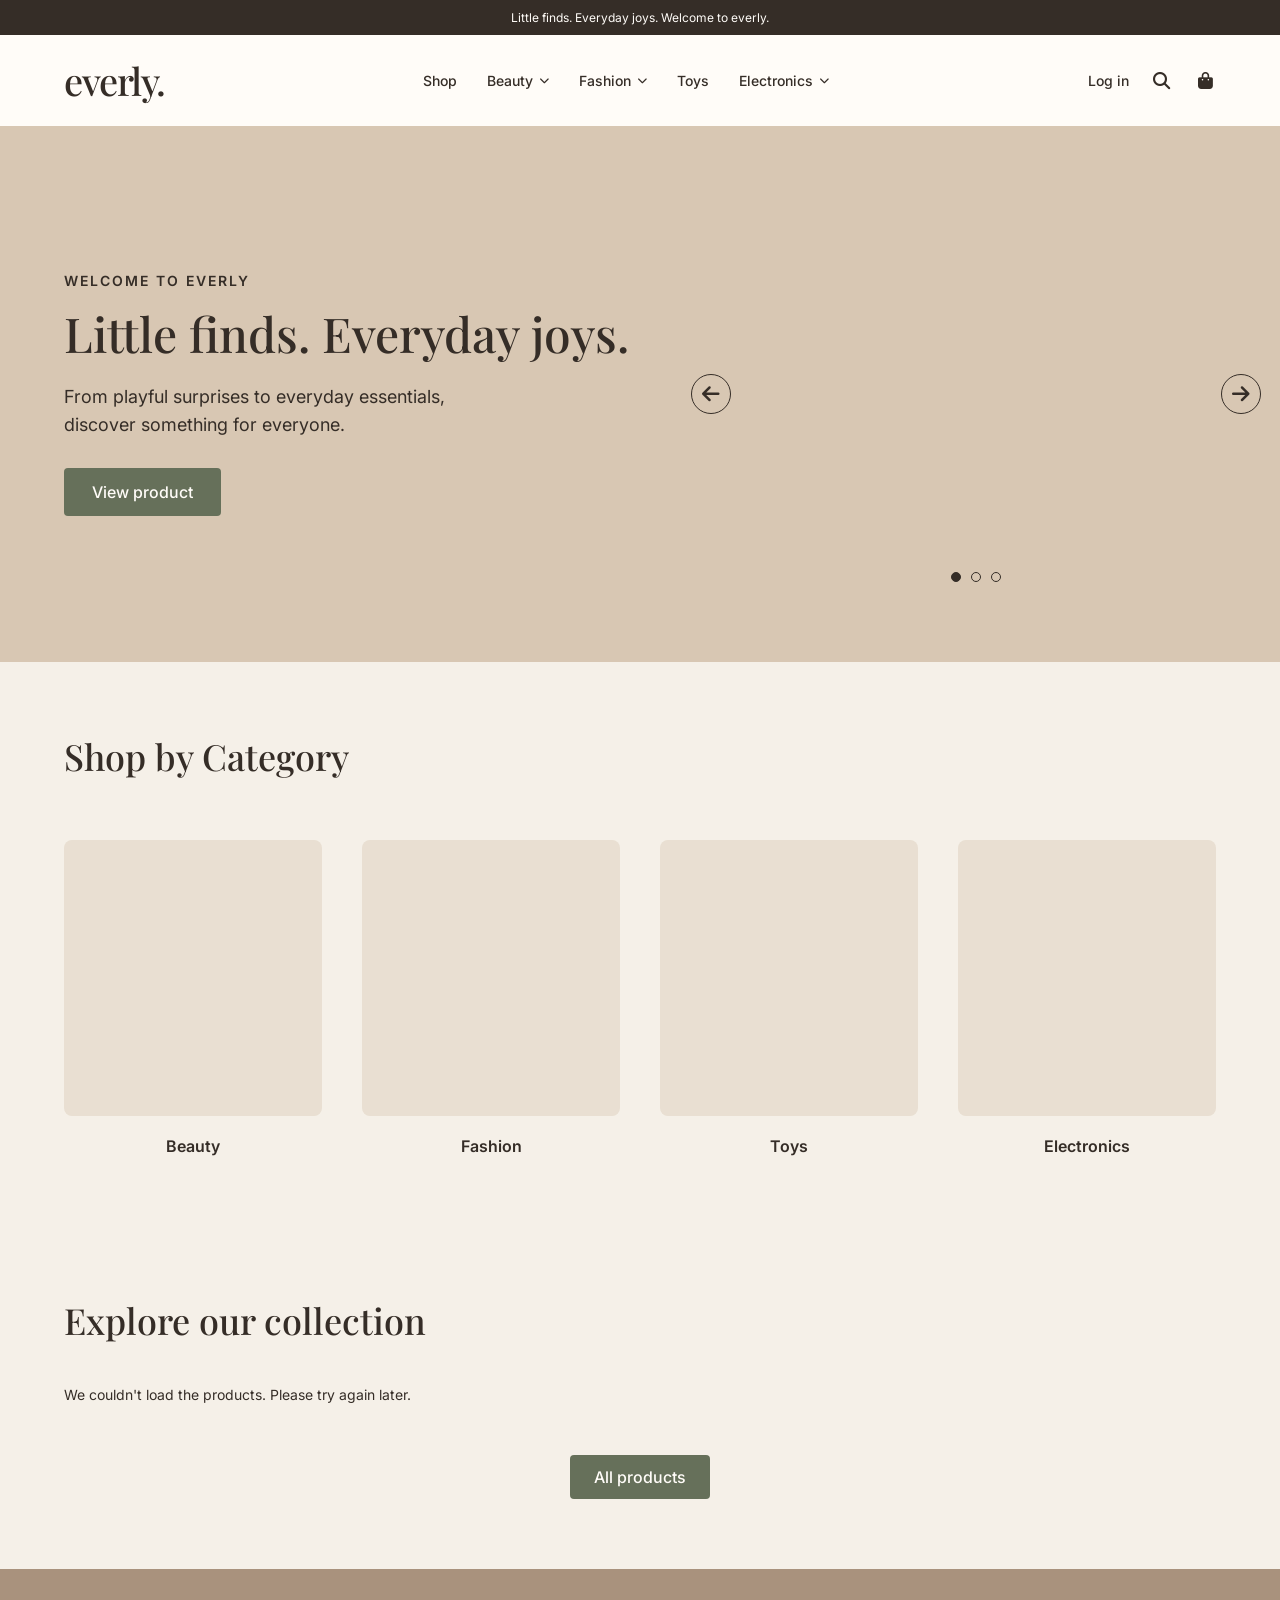
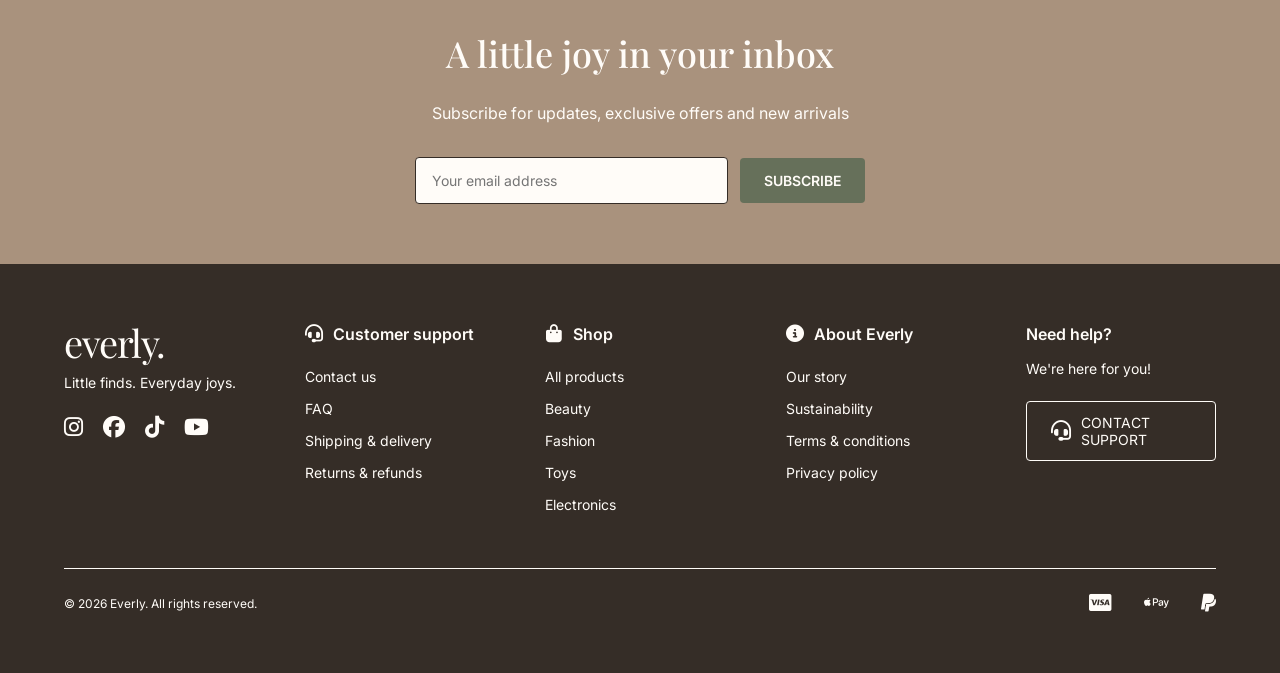
<file: success/index.html>
<!doctype html>
<html lang="en">
  <head>
    <meta charset="UTF-8" />
    <meta name="viewport" content="width=device-width, initial-scale=1.0" />
    <meta name="description" content="Thank you for shopping at Everly." />
    <title>Order confirmation | Everly</title>
    <link rel="icon" type="image/png" href="../assets/icons/favicon.png" />

    <link rel="preconnect" href="https://fonts.googleapis.com" />
    <link rel="preconnect" href="https://fonts.gstatic.com" crossorigin />
    <link
      href="https://fonts.googleapis.com/css2?family=Inter:wght@400;500;600;700&family=Playfair+Display:wght@400;500;600;700&display=swap"
      rel="stylesheet"
    />
    <link
      rel="stylesheet"
      href="https://cdnjs.cloudflare.com/ajax/libs/font-awesome/6.7.2/css/all.min.css"
    />
    <link rel="stylesheet" href="../css/styles.css" />
  </head>
  <body>
    <header>
      <div class="announcement-bar">
        <p>Little finds. Everyday joys. Welcome to everly.</p>
      </div>

      <nav class="main-nav">
        <a href="../index.html" class="logo">everly.</a>
        <ul class="nav-links" id="nav-links">
          <li><a href="../index.html?category=all#collection">Shop</a></li>
          <li class="nav-dropdown">
            <button class="dropdown-toggle" type="button" aria-expanded="false">
              Beauty
              <i class="fa-solid fa-chevron-down" aria-hidden="true"></i>
            </button>
            <ul class="dropdown-menu" hidden>
              <li>
                <a href="../index.html?category=beauty#collection"
                  >All beauty</a
                >
              </li>
              <li>
                <a href="../index.html?category=perfume#collection">Perfume</a>
              </li>
              <li>
                <a href="../index.html?category=skin%20care#collection"
                  >Skin care</a
                >
              </li>
              <li>
                <a href="../index.html?category=shampoo#collection"
                  >Hair care</a
                >
              </li>
            </ul>
          </li>

          <li class="nav-dropdown">
            <button class="dropdown-toggle" type="button" aria-expanded="false">
              Fashion
              <i class="fa-solid fa-chevron-down" aria-hidden="true"></i>
            </button>
            <ul class="dropdown-menu" hidden>
              <li>
                <a href="../index.html?category=fashion#collection"
                  >All fashion</a
                >
              </li>
              <li>
                <a href="../index.html?category=shoes#collection">Shoes</a>
              </li>
              <li>
                <a href="../index.html?category=bags#collection">Bags</a>
              </li>
              <li>
                <a href="../index.html?category=glasses#collection">Glasses</a>
              </li>
              <li>
                <a href="../index.html?category=jewelry#collection">Jewelry</a>
              </li>
              <li>
                <a href="../index.html?category=watches#collection">Watches</a>
              </li>
            </ul>
          </li>

          <li><a href="../index.html?category=toys#collection">Toys</a></li>

          <li class="nav-dropdown">
            <button class="dropdown-toggle" type="button" aria-expanded="false">
              Electronics
              <i class="fa-solid fa-chevron-down" aria-hidden="true"></i>
            </button>
            <ul class="dropdown-menu" hidden>
              <li>
                <a href="../index.html?category=electronics#collection"
                  >All electronics</a
                >
              </li>
              <li>
                <a href="../index.html?category=audio#collection"
                  >Headphones &amp; audio</a
                >
              </li>
              <li>
                <a href="../index.html?category=gaming#collection">Gaming</a>
              </li>
              <li>
                <a href="../index.html?category=peripherals#collection"
                  >Computer accessories</a
                >
              </li>
              <li>
                <a href="../index.html?category=storage#collection">Storage</a>
              </li>
              <li>
                <a href="../index.html?category=wearables#collection"
                  >Wearables</a
                >
              </li>
            </ul>
          </li>

          <li class="mobile-login">
            <a href="../account/login.html">Log in</a>
          </li>
        </ul>
        <div class="nav-actions">
          <a href="../account/login.html" class="login-link">Log in</a>
          <button
            class="search-button"
            type="button"
            aria-label="Search products"
            aria-expanded="false"
            aria-controls="search-form"
          >
            <i class="fa-solid fa-magnifying-glass" aria-hidden="true"></i>
          </button>
          <button
            type="button"
            class="cart-link"
            aria-label="View shopping cart"
            aria-expanded="false"
            aria-controls="mini-cart"
          >
            <i class="fa-solid fa-bag-shopping" aria-hidden="true"></i>
            <span class="cart-count" hidden>0</span>
          </button>
          <button
            class="menu-toggle"
            type="button"
            aria-label="Open navigation menu"
            aria-expanded="false"
            aria-controls="nav-links"
          >
            <span></span>
            <span></span>
            <span></span>
          </button>
        </div>
      </nav>
      <form
        id="search-form"
        class="search-form"
        role="search"
        action="../index.html#collection"
        method="get"
        hidden
      >
        <input
          type="search"
          name="search"
          id="search-input"
          placeholder="Search products..."
          aria-label="Search products"
          required
        />
        <button type="submit">Search</button>
      </form>

      <div class="mini-cart" id="mini-cart" hidden>
        <div class="mini-cart-header">
          <h2>Your shopping cart</h2>
          <button
            type="button"
            class="mini-cart-close"
            aria-label="Close shopping cart"
          >
            <i class="fa-solid fa-xmark" aria-hidden="true"></i>
          </button>
        </div>

        <div id="mini-cart-items"></div>
        <div class="mini-cart-footer">
          <div class="mini-cart-subtotal">
            <span>Subtotal</span>
            <strong id="mini-cart-subtotal">0.00 kr</strong>
          </div>
          <a href="../cart/index.html" class="mini-cart-view"> View cart </a>

          <a href="../checkout/index.html" class="mini-cart-checkout">
            Checkout
          </a>
        </div>
      </div>
    </header>

    <main class="success-page">
      <div class="success-icon" aria-hidden="true">✓</div>

      <h1>Thank you for your order!</h1>

      <p class="success-message">
        Your order has been successfully completed. Thank you for shopping at
        Everly!
      </p>

      <div class="success-order-summary">
        <div class="success-order-detail">
          <p>Order number</p>
          <strong id="order-number"></strong>
        </div>

        <div class="success-order-detail">
          <p>Order total</p>
          <strong id="order-total"></strong>
        </div>
      </div>

      <a href="../index.html" class="continue-shopping-button">
        Continue shopping
      </a>
    </main>

    <footer class="site-footer">
      <div class="footer-content">
        <div class="footer-brand">
          <a href="../index.html" class="footer-logo">everly.</a>
          <p>Little finds. Everyday joys.</p>
          <div class="footer-socials">
            <a href="#" aria-label="Instagram">
              <i class="fa-brands fa-instagram" aria-hidden="true"></i>
            </a>
            <a href="#" aria-label="Facebook">
              <i class="fa-brands fa-facebook" aria-hidden="true"></i>
            </a>
            <a href="#" aria-label="TikTok">
              <i class="fa-brands fa-tiktok" aria-hidden="true"></i>
            </a>
            <a href="#" aria-label="YouTube">
              <i class="fa-brands fa-youtube" aria-hidden="true"></i>
            </a>
          </div>
        </div>
        <div class="footer-column">
          <div class="footer-heading">
            <i
              class="fa-solid fa-headset footer-customerheadset-icon"
              aria-hidden="true"
            ></i>
            <h2>Customer support</h2>
          </div>
          <ul>
            <li><a href="#" class="coming-soon-link">Contact us</a></li>
            <li><a href="#" class="coming-soon-link">FAQ</a></li>
            <li>
              <a href="#" class="coming-soon-link">Shipping &amp; delivery</a>
            </li>
            <li>
              <a href="#" class="coming-soon-link">Returns &amp; refunds</a>
            </li>
          </ul>
        </div>
        <div class="footer-column">
          <div class="footer-heading">
            <i
              class="fa-solid fa-bag-shopping footer-shoppingbag2-icon"
              aria-hidden="true"
            ></i>
            <h2>Shop</h2>
          </div>
          <ul>
            <li>
              <a href="../index.html?category=all#collection">All products</a>
            </li>
            <li>
              <a href="../index.html?category=beauty#collection">Beauty</a>
            </li>
            <li>
              <a href="../index.html?category=fashion#collection">Fashion</a>
            </li>
            <li><a href="../index.html?category=toys#collection">Toys</a></li>
            <li>
              <a href="../index.html?category=electronics#collection"
                >Electronics</a
              >
            </li>
          </ul>
        </div>
        <div class="footer-column">
          <div class="footer-heading">
            <i
              class="fa-solid fa-circle-info footer-info-icon"
              aria-hidden="true"
            ></i>
            <h2>About Everly</h2>
          </div>
          <ul>
            <li><a href="#" class="coming-soon-link">Our story</a></li>
            <li><a href="#" class="coming-soon-link">Sustainability</a></li>
            <li>
              <a href="#" class="coming-soon-link">Terms &amp; conditions</a>
            </li>
            <li><a href="#" class="coming-soon-link">Privacy policy</a></li>
          </ul>
        </div>
        <div class="footer-help">
          <div class="footer-help-text">
            <h2>Need help?</h2>
            <p>We're here for you!</p>
          </div>
          <a href="#" class="footer-support-button coming-soon-link">
            <i
              class="fa-solid fa-headset footer-customerheadset-icon"
              aria-hidden="true"
            ></i>
            CONTACT SUPPORT
          </a>
        </div>
      </div>
      <div class="footer-bottom">
        <p>© 2026 Everly. All rights reserved.</p>
        <div class="footer-payments">
          <i class="fa-brands fa-cc-visa" role="img" aria-label="Visa"></i>
          <i
            class="fa-brands fa-apple-pay"
            role="img"
            aria-label="Apple Pay"
          ></i>
          <i class="fa-brands fa-paypal" role="img" aria-label="PayPal"></i>
        </div>
      </div>
    </footer>

    <dialog id="coming-soon-dialog">
      <h2>Coming soon!</h2>
      <p>
        We're working on something lovely. This feature isn't available just
        yet.
      </p>
      <button type="button" id="close-coming-soon">Got it</button>
    </dialog>

    <script src="../js/navigation.js" defer></script>
    <script src="../js/mini-cart.js" defer></script>
    <script src="../js/success.js" defer></script>
  </body>
</html>
</file>
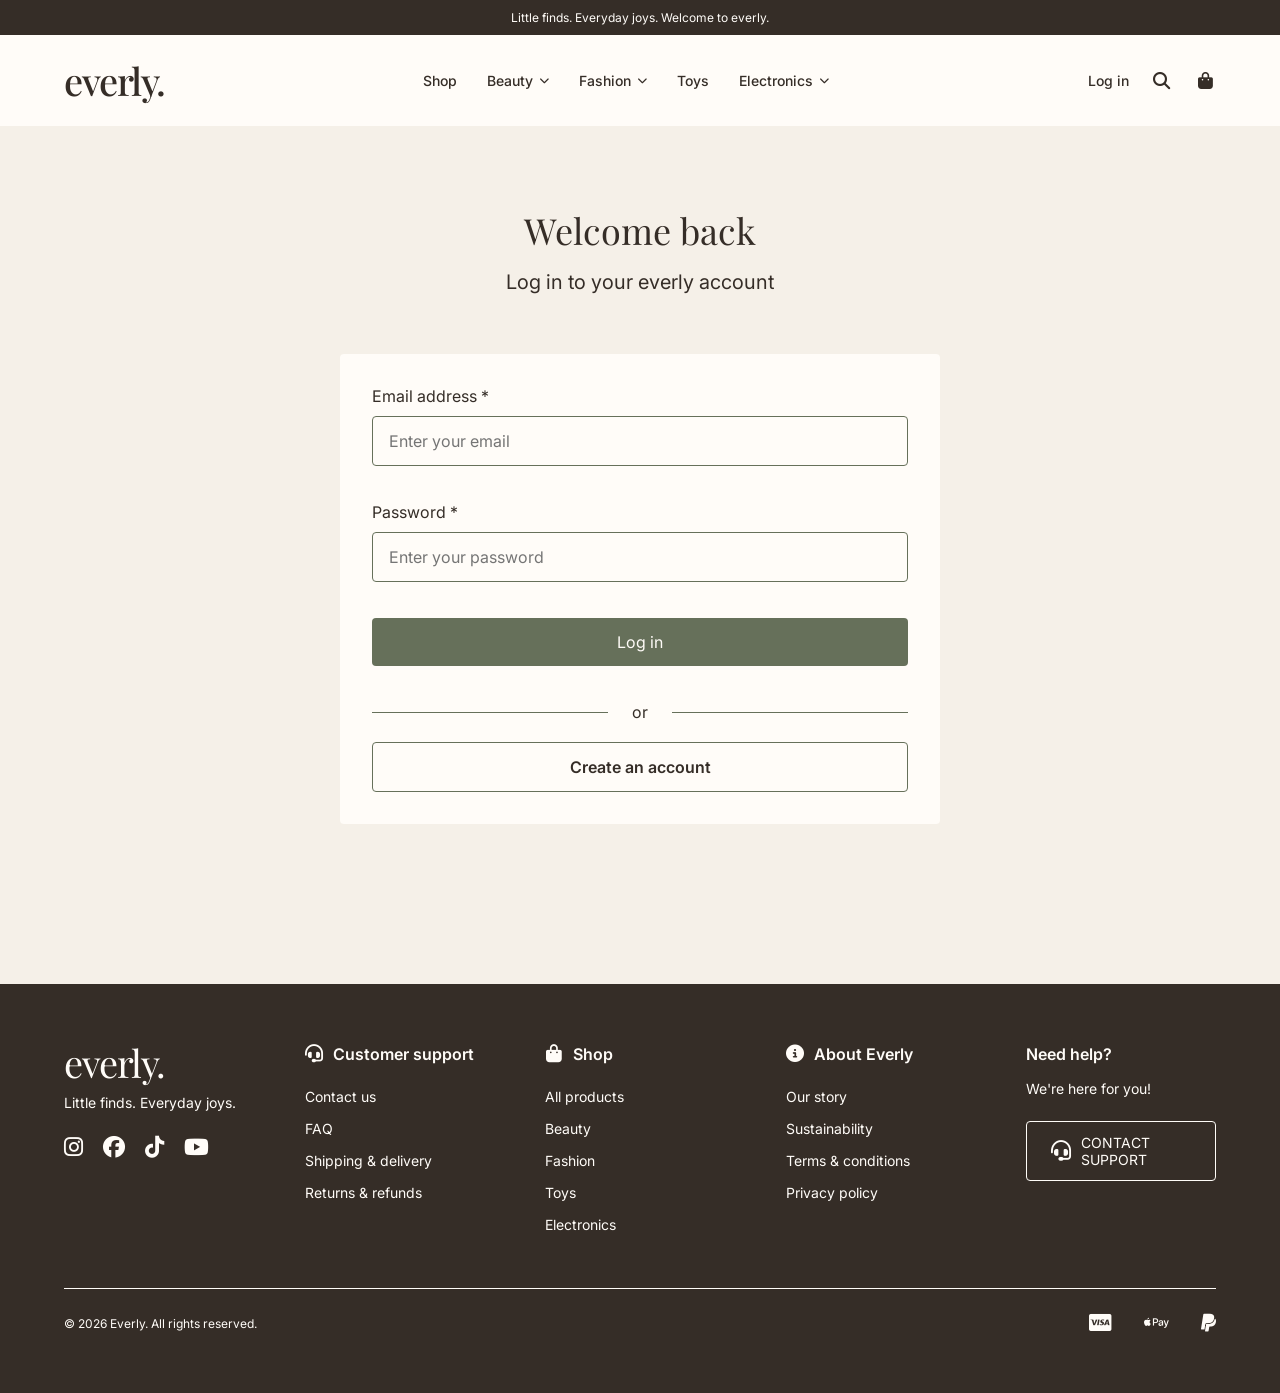
<file: account/login.html>
<!doctype html>
<html lang="en">
  <head>
    <meta charset="UTF-8" />
    <meta name="viewport" content="width=device-width, initial-scale=1.0" />
    <meta name="description" content="Log in to your Everly page here." />
    <title>Log in | Everly</title>
    <link rel="icon" type="image/png" href="../assets/icons/favicon.png" />

    <link rel="preconnect" href="https://fonts.googleapis.com" />
    <link rel="preconnect" href="https://fonts.gstatic.com" crossorigin />
    <link
      href="https://fonts.googleapis.com/css2?family=Inter:wght@400;500;600;700&family=Playfair+Display:wght@400;500;600;700&display=swap"
      rel="stylesheet"
    />
    <link
      rel="stylesheet"
      href="https://cdnjs.cloudflare.com/ajax/libs/font-awesome/6.7.2/css/all.min.css"
    />
    <link rel="stylesheet" href="../css/styles.css" />
  </head>
  <body>
    <header>
      <div class="announcement-bar">
        <p>Little finds. Everyday joys. Welcome to everly.</p>
      </div>

      <nav class="main-nav">
        <a href="../index.html" class="logo">everly.</a>
        <ul class="nav-links" id="nav-links">
          <li><a href="../index.html?category=all#collection">Shop</a></li>
          <li class="nav-dropdown">
            <button class="dropdown-toggle" type="button" aria-expanded="false">
              Beauty
              <i class="fa-solid fa-chevron-down" aria-hidden="true"></i>
            </button>
            <ul class="dropdown-menu" hidden>
              <li>
                <a href="../index.html?category=beauty#collection"
                  >All beauty</a
                >
              </li>
              <li>
                <a href="../index.html?category=perfume#collection">Perfume</a>
              </li>
              <li>
                <a href="../index.html?category=skin%20care#collection"
                  >Skin care</a
                >
              </li>
              <li>
                <a href="../index.html?category=shampoo#collection"
                  >Hair care</a
                >
              </li>
            </ul>
          </li>

          <li class="nav-dropdown">
            <button class="dropdown-toggle" type="button" aria-expanded="false">
              Fashion
              <i class="fa-solid fa-chevron-down" aria-hidden="true"></i>
            </button>
            <ul class="dropdown-menu" hidden>
              <li>
                <a href="../index.html?category=fashion#collection"
                  >All fashion</a
                >
              </li>
              <li>
                <a href="../index.html?category=shoes#collection">Shoes</a>
              </li>
              <li>
                <a href="../index.html?category=bags#collection">Bags</a>
              </li>
              <li>
                <a href="../index.html?category=glasses#collection">Glasses</a>
              </li>
              <li>
                <a href="../index.html?category=jewelry#collection">Jewelry</a>
              </li>
              <li>
                <a href="../index.html?category=watches#collection">Watches</a>
              </li>
            </ul>
          </li>

          <li><a href="../index.html?category=toys#collection">Toys</a></li>

          <li class="nav-dropdown">
            <button class="dropdown-toggle" type="button" aria-expanded="false">
              Electronics
              <i class="fa-solid fa-chevron-down" aria-hidden="true"></i>
            </button>
            <ul class="dropdown-menu" hidden>
              <li>
                <a href="../index.html?category=electronics#collection"
                  >All electronics</a
                >
              </li>
              <li>
                <a href="../index.html?category=audio#collection"
                  >Headphones &amp; audio</a
                >
              </li>
              <li>
                <a href="../index.html?category=gaming#collection">Gaming</a>
              </li>
              <li>
                <a href="../index.html?category=peripherals#collection"
                  >Computer accessories</a
                >
              </li>
              <li>
                <a href="../index.html?category=storage#collection">Storage</a>
              </li>
              <li>
                <a href="../index.html?category=wearables#collection"
                  >Wearables</a
                >
              </li>
            </ul>
          </li>

          <li class="mobile-login">
            <a href="../account/login.html">Log in</a>
          </li>
        </ul>
        <div class="nav-actions">
          <a href="../account/login.html" class="login-link">Log in</a>
          <button
            class="search-button"
            type="button"
            aria-label="Search products"
            aria-expanded="false"
            aria-controls="search-form"
          >
            <i class="fa-solid fa-magnifying-glass" aria-hidden="true"></i>
          </button>
          <button
            type="button"
            class="cart-link"
            aria-label="View shopping cart"
            aria-expanded="false"
            aria-controls="mini-cart"
          >
            <i class="fa-solid fa-bag-shopping" aria-hidden="true"></i>
            <span class="cart-count" hidden>0</span>
          </button>
          <button
            class="menu-toggle"
            type="button"
            aria-label="Open navigation menu"
            aria-expanded="false"
            aria-controls="nav-links"
          >
            <span></span>
            <span></span>
            <span></span>
          </button>
        </div>
      </nav>
      <form
        id="search-form"
        class="search-form"
        role="search"
        action="../index.html#collection"
        method="get"
        hidden
      >
        <input
          type="search"
          name="search"
          id="search-input"
          placeholder="Search products..."
          aria-label="Search products"
          required
        />
        <button type="submit">Search</button>
      </form>

      <div class="mini-cart" id="mini-cart" hidden>
        <div class="mini-cart-header">
          <h2>Your shopping cart</h2>
          <button
            type="button"
            class="mini-cart-close"
            aria-label="Close shopping cart"
          >
            <i class="fa-solid fa-xmark" aria-hidden="true"></i>
          </button>
        </div>

        <div id="mini-cart-items"></div>
        <div class="mini-cart-footer">
          <div class="mini-cart-subtotal">
            <span>Subtotal</span>
            <strong id="mini-cart-subtotal">0.00 kr</strong>
          </div>
          <a href="../cart/index.html" class="mini-cart-view"> View cart </a>

          <a href="../checkout/index.html" class="mini-cart-checkout">
            Checkout
          </a>
        </div>
      </div>
    </header>

    <main>
      <section class="login-heading">
        <div class="heading-content">
          <h1 class="login-header">Welcome back</h1>
          <p class="login-description">Log in to your everly account</p>
        </div>
      </section>

      <form id="login-form" class="login-form">
        <div class="form-group">
          <label for="email">Email address *</label>
          <input
            type="email"
            id="email"
            name="email"
            placeholder="Enter your email"
            autocomplete="email"
            required
          />
        </div>

        <div class="form-group">
          <label for="password">Password *</label>
          <input
            type="password"
            id="password"
            name="password"
            placeholder="Enter your password"
            autocomplete="current-password"
            required
          />
        </div>

        <p id="login-error" role="alert" hidden></p>
        <button type="submit" class="login-button">Log in</button>

        <div class="login-divider">
          <span>or</span>
        </div>

        <a href="register.html" class="register-button"> Create an account </a>
      </form>
    </main>

    <footer class="site-footer">
      <div class="footer-content">
        <div class="footer-brand">
          <a href="../index.html" class="footer-logo">everly.</a>
          <p>Little finds. Everyday joys.</p>
          <div class="footer-socials">
            <a href="#" aria-label="Instagram">
              <i class="fa-brands fa-instagram" aria-hidden="true"></i>
            </a>
            <a href="#" aria-label="Facebook">
              <i class="fa-brands fa-facebook" aria-hidden="true"></i>
            </a>
            <a href="#" aria-label="TikTok">
              <i class="fa-brands fa-tiktok" aria-hidden="true"></i>
            </a>
            <a href="#" aria-label="YouTube">
              <i class="fa-brands fa-youtube" aria-hidden="true"></i>
            </a>
          </div>
        </div>
        <div class="footer-column">
          <div class="footer-heading">
            <i
              class="fa-solid fa-headset footer-customerheadset-icon"
              aria-hidden="true"
            ></i>
            <h2>Customer support</h2>
          </div>
          <ul>
            <li><a href="#" class="coming-soon-link">Contact us</a></li>
            <li><a href="#" class="coming-soon-link">FAQ</a></li>
            <li>
              <a href="#" class="coming-soon-link">Shipping &amp; delivery</a>
            </li>
            <li>
              <a href="#" class="coming-soon-link">Returns &amp; refunds</a>
            </li>
          </ul>
        </div>
        <div class="footer-column">
          <div class="footer-heading">
            <i
              class="fa-solid fa-bag-shopping footer-shoppingbag2-icon"
              aria-hidden="true"
            ></i>
            <h2>Shop</h2>
          </div>
          <ul>
            <li>
              <a href="../index.html?category=all#collection">All products</a>
            </li>
            <li>
              <a href="../index.html?category=beauty#collection">Beauty</a>
            </li>
            <li>
              <a href="../index.html?category=fashion#collection">Fashion</a>
            </li>
            <li><a href="../index.html?category=toys#collection">Toys</a></li>
            <li>
              <a href="../index.html?category=electronics#collection"
                >Electronics</a
              >
            </li>
          </ul>
        </div>
        <div class="footer-column">
          <div class="footer-heading">
            <i
              class="fa-solid fa-circle-info footer-info-icon"
              aria-hidden="true"
            ></i>
            <h2>About Everly</h2>
          </div>
          <ul>
            <li><a href="#" class="coming-soon-link">Our story</a></li>
            <li><a href="#" class="coming-soon-link">Sustainability</a></li>
            <li>
              <a href="#" class="coming-soon-link">Terms &amp; conditions</a>
            </li>
            <li><a href="#" class="coming-soon-link">Privacy policy</a></li>
          </ul>
        </div>
        <div class="footer-help">
          <div class="footer-help-text">
            <h2>Need help?</h2>
            <p>We're here for you!</p>
          </div>
          <a href="#" class="footer-support-button coming-soon-link">
            <i
              class="fa-solid fa-headset footer-customerheadset-icon"
              aria-hidden="true"
            ></i>
            CONTACT SUPPORT
          </a>
        </div>
      </div>
      <div class="footer-bottom">
        <p>© 2026 Everly. All rights reserved.</p>
        <div class="footer-payments">
          <i class="fa-brands fa-cc-visa" role="img" aria-label="Visa"></i>
          <i
            class="fa-brands fa-apple-pay"
            role="img"
            aria-label="Apple Pay"
          ></i>
          <i class="fa-brands fa-paypal" role="img" aria-label="PayPal"></i>
        </div>
      </div>
    </footer>

    <dialog id="coming-soon-dialog">
      <h2>Coming soon!</h2>
      <p>
        We're working on something lovely. This feature isn't available just
        yet.
      </p>
      <button type="button" id="close-coming-soon">Got it</button>
    </dialog>

    <script src="../js/navigation.js" defer></script>
    <script src="../js/mini-cart.js" defer></script>
    <script src="../js/login.js" defer></script>
  </body>
</html>
</file>
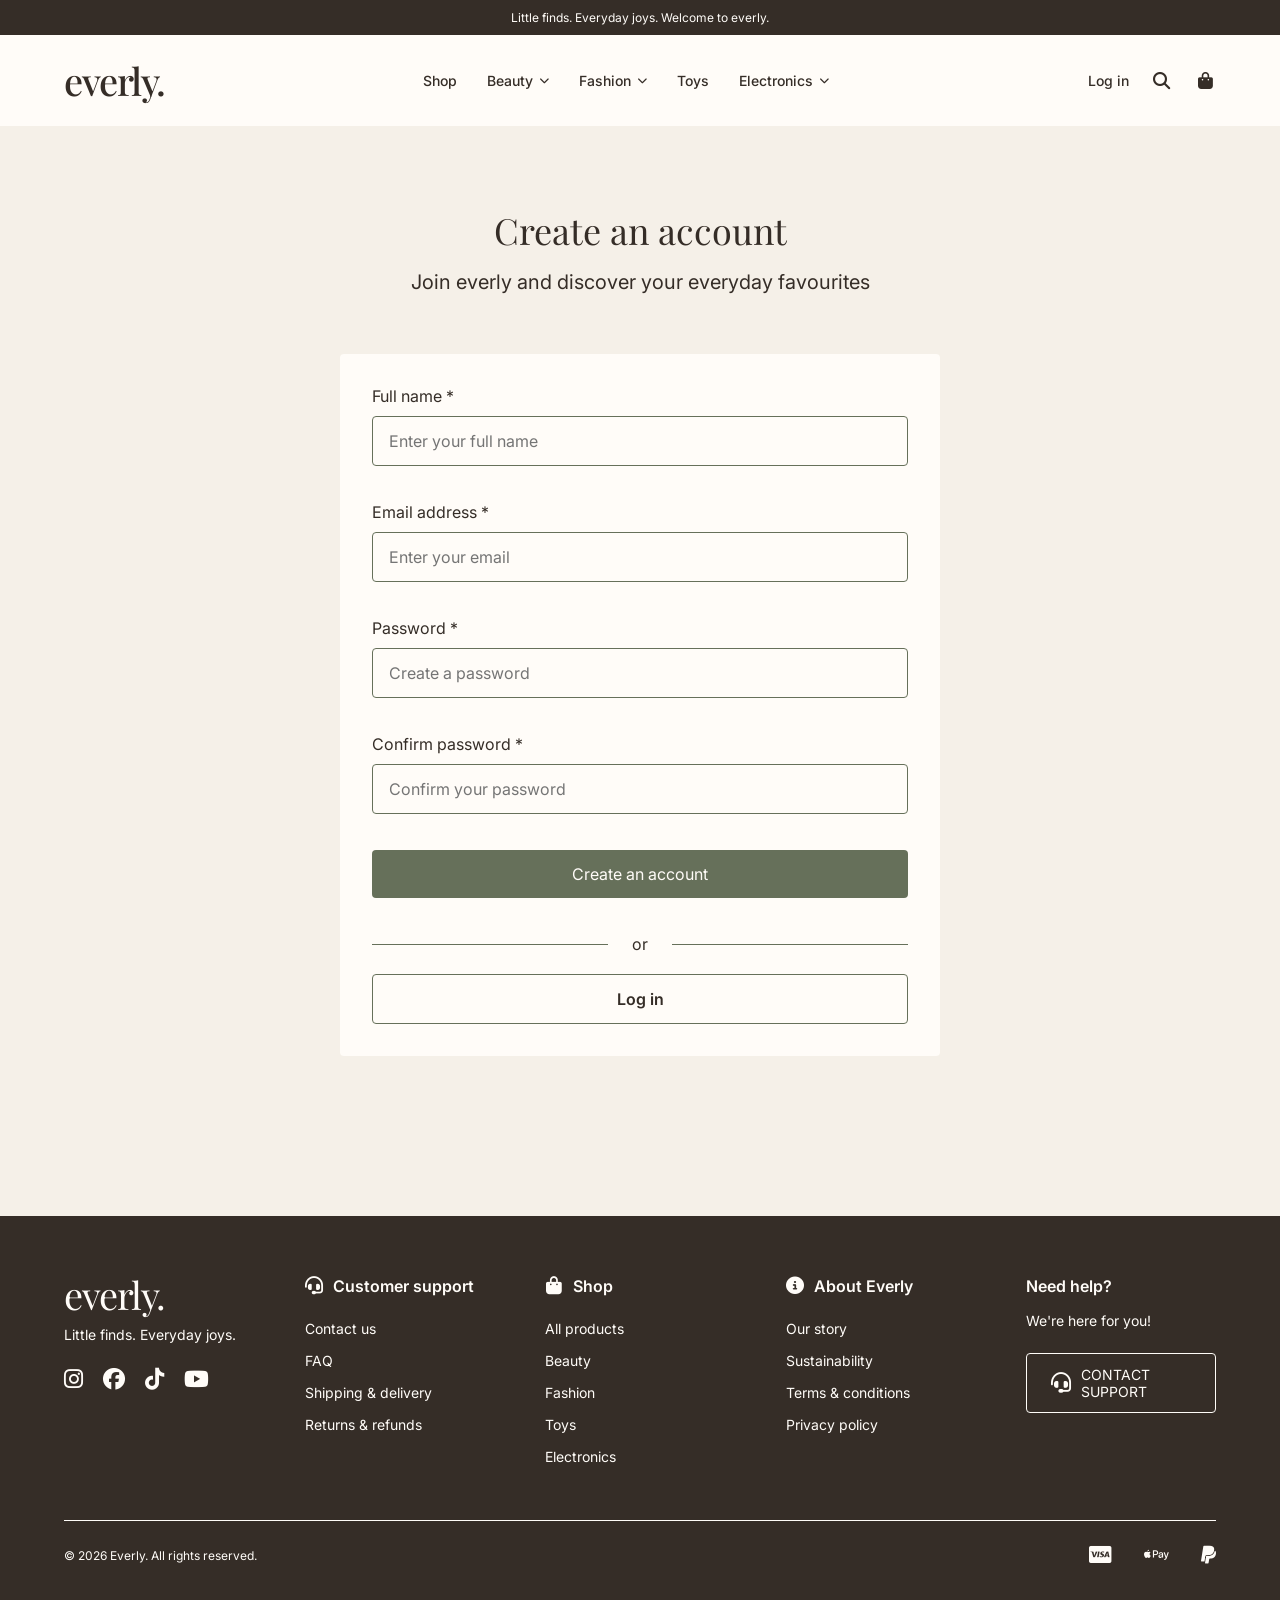
<file: account/register.html>
<!doctype html>
<html lang="en">
  <head>
    <meta charset="UTF-8" />
    <meta name="viewport" content="width=device-width, initial-scale=1.0" />
    <meta
      name="description"
      content="Create your Everly account and discover your everyday favourites!"
    />
    <title>Create an account | Everly</title>
    <link rel="icon" type="image/png" href="../assets/icons/favicon.png" />

    <link rel="preconnect" href="https://fonts.googleapis.com" />
    <link rel="preconnect" href="https://fonts.gstatic.com" crossorigin />
    <link
      href="https://fonts.googleapis.com/css2?family=Inter:wght@400;500;600;700&family=Playfair+Display:wght@400;500;600;700&display=swap"
      rel="stylesheet"
    />
    <link
      rel="stylesheet"
      href="https://cdnjs.cloudflare.com/ajax/libs/font-awesome/6.7.2/css/all.min.css"
    />
    <link rel="stylesheet" href="../css/styles.css" />
  </head>
  <body>
    <header>
      <div class="announcement-bar">
        <p>Little finds. Everyday joys. Welcome to everly.</p>
      </div>

      <nav class="main-nav">
        <a href="../index.html" class="logo">everly.</a>
        <ul class="nav-links" id="nav-links">
          <li><a href="../index.html?category=all#collection">Shop</a></li>
          <li class="nav-dropdown">
            <button class="dropdown-toggle" type="button" aria-expanded="false">
              Beauty
              <i class="fa-solid fa-chevron-down" aria-hidden="true"></i>
            </button>
            <ul class="dropdown-menu" hidden>
              <li>
                <a href="../index.html?category=beauty#collection"
                  >All beauty</a
                >
              </li>
              <li>
                <a href="../index.html?category=perfume#collection">Perfume</a>
              </li>
              <li>
                <a href="../index.html?category=skin%20care#collection"
                  >Skin care</a
                >
              </li>
              <li>
                <a href="../index.html?category=shampoo#collection"
                  >Hair care</a
                >
              </li>
            </ul>
          </li>

          <li class="nav-dropdown">
            <button class="dropdown-toggle" type="button" aria-expanded="false">
              Fashion
              <i class="fa-solid fa-chevron-down" aria-hidden="true"></i>
            </button>
            <ul class="dropdown-menu" hidden>
              <li>
                <a href="../index.html?category=fashion#collection"
                  >All fashion</a
                >
              </li>
              <li>
                <a href="../index.html?category=shoes#collection">Shoes</a>
              </li>
              <li>
                <a href="../index.html?category=bags#collection">Bags</a>
              </li>
              <li>
                <a href="../index.html?category=glasses#collection">Glasses</a>
              </li>
              <li>
                <a href="../index.html?category=jewelry#collection">Jewelry</a>
              </li>
              <li>
                <a href="../index.html?category=watches#collection">Watches</a>
              </li>
            </ul>
          </li>

          <li><a href="../index.html?category=toys#collection">Toys</a></li>

          <li class="nav-dropdown">
            <button class="dropdown-toggle" type="button" aria-expanded="false">
              Electronics
              <i class="fa-solid fa-chevron-down" aria-hidden="true"></i>
            </button>
            <ul class="dropdown-menu" hidden>
              <li>
                <a href="../index.html?category=electronics#collection"
                  >All electronics</a
                >
              </li>
              <li>
                <a href="../index.html?category=audio#collection"
                  >Headphones &amp; audio</a
                >
              </li>
              <li>
                <a href="../index.html?category=gaming#collection">Gaming</a>
              </li>
              <li>
                <a href="../index.html?category=peripherals#collection"
                  >Computer accessories</a
                >
              </li>
              <li>
                <a href="../index.html?category=storage#collection">Storage</a>
              </li>
              <li>
                <a href="../index.html?category=wearables#collection"
                  >Wearables</a
                >
              </li>
            </ul>
          </li>

          <li class="mobile-login">
            <a href="../account/login.html">Log in</a>
          </li>
        </ul>

        <div class="nav-actions">
          <a href="../account/login.html" class="login-link">Log in</a>
          <button
            class="search-button"
            type="button"
            aria-label="Search products"
            aria-expanded="false"
            aria-controls="search-form"
          >
            <i class="fa-solid fa-magnifying-glass" aria-hidden="true"></i>
          </button>
          <button
            type="button"
            class="cart-link"
            aria-label="View shopping cart"
            aria-expanded="false"
            aria-controls="mini-cart"
          >
            <i class="fa-solid fa-bag-shopping" aria-hidden="true"></i>
            <span class="cart-count" hidden>0</span>
          </button>
          <button
            class="menu-toggle"
            type="button"
            aria-label="Open navigation menu"
            aria-expanded="false"
            aria-controls="nav-links"
          >
            <span></span>
            <span></span>
            <span></span>
          </button>
        </div>
      </nav>
      <form
        id="search-form"
        class="search-form"
        role="search"
        action="../index.html#collection"
        method="get"
        hidden
      >
        <input
          type="search"
          name="search"
          id="search-input"
          placeholder="Search products..."
          aria-label="Search products"
          required
        />
        <button type="submit">Search</button>
      </form>

      <div class="mini-cart" id="mini-cart" hidden>
        <div class="mini-cart-header">
          <h2>Your shopping cart</h2>
          <button
            type="button"
            class="mini-cart-close"
            aria-label="Close shopping cart"
          >
            <i class="fa-solid fa-xmark" aria-hidden="true"></i>
          </button>
        </div>

        <div id="mini-cart-items"></div>
        <div class="mini-cart-footer">
          <div class="mini-cart-subtotal">
            <span>Subtotal</span>
            <strong id="mini-cart-subtotal">0.00 kr</strong>
          </div>
          <a href="../cart/index.html" class="mini-cart-view"> View cart </a>

          <a href="../checkout/index.html" class="mini-cart-checkout">
            Checkout
          </a>
        </div>
      </div>
    </header>

    <main>
      <section class="login-heading">
        <div class="heading-content">
          <h1 class="login-header">Create an account</h1>
          <p class="login-description">
            Join everly and discover your everyday favourites
          </p>
        </div>
      </section>

      <form id="register-form" class="login-form">
        <div class="form-group">
          <label for="name">Full name *</label>
          <input
            type="text"
            id="name"
            name="name"
            placeholder="Enter your full name"
            autocomplete="name"
            required
          />
        </div>

        <div class="form-group">
          <label for="email">Email address *</label>
          <input
            type="email"
            id="email"
            name="email"
            placeholder="Enter your email"
            autocomplete="email"
            required
          />
        </div>

        <div class="form-group">
          <label for="password">Password *</label>
          <input
            type="password"
            id="password"
            name="password"
            placeholder="Create a password"
            autocomplete="new-password"
            minlength="8"
            required
          />
        </div>

        <div class="form-group">
          <label for="confirm-password">Confirm password *</label>
          <input
            type="password"
            id="confirm-password"
            name="confirm-password"
            placeholder="Confirm your password"
            autocomplete="new-password"
            minlength="8"
            required
          />
        </div>

        <p id="register-error" role="alert" hidden></p>
        <p id="register-success" role="status" hidden></p>

        <button type="submit" class="login-button">Create an account</button>

        <div class="login-divider">
          <span>or</span>
        </div>

        <a href="login.html" class="register-button"> Log in </a>
      </form>
    </main>

    <footer class="site-footer">
      <div class="footer-content">
        <div class="footer-brand">
          <a href="../index.html" class="footer-logo">everly.</a>
          <p>Little finds. Everyday joys.</p>
          <div class="footer-socials">
            <a href="#" aria-label="Instagram">
              <i class="fa-brands fa-instagram" aria-hidden="true"></i>
            </a>
            <a href="#" aria-label="Facebook">
              <i class="fa-brands fa-facebook" aria-hidden="true"></i>
            </a>
            <a href="#" aria-label="TikTok">
              <i class="fa-brands fa-tiktok" aria-hidden="true"></i>
            </a>
            <a href="#" aria-label="YouTube">
              <i class="fa-brands fa-youtube" aria-hidden="true"></i>
            </a>
          </div>
        </div>
        <div class="footer-column">
          <div class="footer-heading">
            <i
              class="fa-solid fa-headset footer-customerheadset-icon"
              aria-hidden="true"
            ></i>
            <h2>Customer support</h2>
          </div>
          <ul>
            <li><a href="#" class="coming-soon-link">Contact us</a></li>
            <li><a href="#" class="coming-soon-link">FAQ</a></li>
            <li>
              <a href="#" class="coming-soon-link">Shipping &amp; delivery</a>
            </li>
            <li>
              <a href="#" class="coming-soon-link">Returns &amp; refunds</a>
            </li>
          </ul>
        </div>
        <div class="footer-column">
          <div class="footer-heading">
            <i
              class="fa-solid fa-bag-shopping footer-shoppingbag2-icon"
              aria-hidden="true"
            ></i>
            <h2>Shop</h2>
          </div>
          <ul>
            <li>
              <a href="../index.html?category=all#collection">All products</a>
            </li>
            <li>
              <a href="../index.html?category=beauty#collection">Beauty</a>
            </li>
            <li>
              <a href="../index.html?category=fashion#collection">Fashion</a>
            </li>
            <li><a href="../index.html?category=toys#collection">Toys</a></li>
            <li>
              <a href="../index.html?category=electronics#collection"
                >Electronics</a
              >
            </li>
          </ul>
        </div>
        <div class="footer-column">
          <div class="footer-heading">
            <i
              class="fa-solid fa-circle-info footer-info-icon"
              aria-hidden="true"
            ></i>
            <h2>About Everly</h2>
          </div>
          <ul>
            <li><a href="#" class="coming-soon-link">Our story</a></li>
            <li><a href="#" class="coming-soon-link">Sustainability</a></li>
            <li>
              <a href="#" class="coming-soon-link">Terms &amp; conditions</a>
            </li>
            <li><a href="#" class="coming-soon-link">Privacy policy</a></li>
          </ul>
        </div>
        <div class="footer-help">
          <div class="footer-help-text">
            <h2>Need help?</h2>
            <p>We're here for you!</p>
          </div>
          <a href="#" class="footer-support-button coming-soon-link">
            <i
              class="fa-solid fa-headset footer-customerheadset-icon"
              aria-hidden="true"
            ></i>
            CONTACT SUPPORT
          </a>
        </div>
      </div>
      <div class="footer-bottom">
        <p>© 2026 Everly. All rights reserved.</p>
        <div class="footer-payments">
          <i class="fa-brands fa-cc-visa" role="img" aria-label="Visa"></i>
          <i
            class="fa-brands fa-apple-pay"
            role="img"
            aria-label="Apple Pay"
          ></i>
          <i class="fa-brands fa-paypal" role="img" aria-label="PayPal"></i>
        </div>
      </div>
    </footer>

    <dialog id="coming-soon-dialog">
      <h2>Coming soon!</h2>
      <p>
        We're working on something lovely. This feature isn't available just
        yet.
      </p>
      <button type="button" id="close-coming-soon">Got it</button>
    </dialog>

    <script src="../js/navigation.js" defer></script>
    <script src="../js/mini-cart.js" defer></script>
    <script src="../js/register.js" defer></script>
  </body>
</html>
</file>
<file: css/styles.css>
* {
margin: 0;
padding: 0;
box-sizing: border-box;
}

body {
    background-color: #F5F0E8;
}

/*===HEADER & NAVIGATION===*/
.announcement-bar {
    background-color: #352D27;
    color: #FFFCF8;
    text-align: center;
    padding: 10px 0;
}

.announcement-bar p {
    font-family: "Inter", sans-serif;
    font-size: 12px;
    font-weight: 400;
}

.main-nav {
    display: flex;
    align-items: center;
    justify-content: space-between;
    background-color: #FFFCF8;
    padding: 20px 5%;
    position: relative;
}

.logo {
    font-family: "Playfair Display", serif;
    font-size: 38px;
    font-weight: 500;
    color:#352D27;
    text-decoration: none;
    letter-spacing: -1.5px;
}

.nav-links {
    display: flex;
    list-style: none;
    gap: 30px;
}

.nav-links a {
    font-family: "Inter", sans-serif;
    font-size: 14px;
    font-weight: 500;
    color:#352D27;
    text-decoration: none;
}

.nav-dropdown {
    position: relative;
}

.dropdown-toggle {
    background: none;
    border: none;
    font-family: "Inter", sans-serif;
    font-size: 14px;
    font-weight: 500;
    padding: 0;
    color: #352D27;
    cursor: pointer;
    display: flex;
    align-items: center;
    gap: 6px;
}

.dropdown-toggle:hover {
    text-decoration: underline;
}

.dropdown-toggle i {
    font-size: 10px;
    transition: transform 0.2s ease;
}

.dropdown-toggle[aria-expanded="true"] i {
    transform: rotate(180deg);
}

.dropdown-menu {
    position: absolute;
    top: calc(100% +12px);
    left: 0;
    min-width: 180px;
    background-color: #FFFCF8;
    border: 1px solid #D8C7B3;
    border-radius: 8px;
    padding: 12px;
    list-style: none;
    z-index: 100;
}

.dropdown-menu li a {
    display: block;
    padding: 10px 12px;
    font-size: 14px;
    white-space: nowrap;
}

.dropdown-menu li a:hover {
    background-color: #f5f0e8;
    border-radius: 4px;
}

.dropdown-menu a:hover {
    text-decoration: underline;
}

.dropdown-menu[hidden] {
    display: none;
}

.search-form {
    display: flex;
    justify-content: center;
    gap: 12px;
    padding: 20px 5%;
    background-color: #FFFCF8;
    border-top: 1px solid #D8C7B3;
}

.search-form[hidden] {
    display: none;
}

.search-form input {
    width: 100%;
    max-width: 500px;
    min-width: 0;
    padding: 12px 16px;
    border: 1px solid #D8C7B3;
    border-radius: 4px;
    background-color: #FFFCF8;
    font-family: "Inter", sans-serif;
    font-size: 14px;
    color: #352D27;
    flex: 1;
    box-sizing: border-box;
}

.search-form input:focus {
    outline: 2px solid #66705A;
    outline-offset: 2px;
}

.search-form button {
    padding: 12px 24px;
    background-color: #66705A;
    color: #FFFCF8;
    border: none;
    border-radius: 4px;
    font-family: "Inter", sans-serif;
    font-size: 14px;
    cursor: pointer;
}

.search-form button:hover {
    background-color: #4f5946;
}

.nav-actions {
    display: flex;
    align-items: center;
    gap: 24px;
}

.login-link {
    font-family: "Inter", sans-serif;
    font-size: 14px;
    font-weight: 500;
    color: #352D27;
    text-decoration: none;
}

.search-button {
    background: transparent;
    border: none;
    cursor: pointer;
}

.search-button i {
    font-size: 17px;
    color:#352D27;
}

.cart-link {
    width: 22px;
    height: 22px;
    position: relative;
    background: transparent;
    border: none;
    cursor: pointer;
}

.cart-link i {
    font-size: 17px;
    color: #352D27;
}

.cart-count {
    position: absolute;
    top: -12px;
    right: -12px;
    min-width: 20px;
    height: 20px;
    padding: 0 4px;
    border-radius: 50px;
    background-color: #66705A;
    color: #FFFCF8;
    font-size: 13px;
    font-weight: 700;
    display: flex;
    align-items: center;
    justify-content: center;
}

.cart-count[hidden] {
    display: none;
}

.nav-links a:hover,
.login-link:hover {
    text-decoration: underline;
    text-underline-offset: 5px;
}

/*=== MINI CART ===*/

header {
    position: relative;
}

.mini-cart {
    position: absolute;
    top: 100%;
    right: 5%;
    width: 360px;
    max-width: 90%;
    padding: 24px;
    background-color: #FFFCF8;
    border: 1px solid #D8C7B3;
    border-radius: 8px;
    box-shadow: 0 8px 24px rgba(53, 45, 39, 0.12);
    z-index: 200;
    box-sizing: border-box;
    font-family: "Inter", sans-serif;
    color: #352D27;
}

.mini-cart[hidden] {
    display: none;
}

.mini-cart-header {
    display: flex;
    align-items: center;
    justify-content: space-between;
    gap: 12px;
    padding-bottom: 20px;
    border-bottom: 1px solid #D8C7B3;
}

.mini-cart-header h2 {
    font-family: "Playfair Display", serif;
    font-size: 24px;
    font-weight: 400;
}

.mini-cart-close {
    background: transparent;
    border: none;
    color: #352D27;
    font-size: 20px;
    cursor: pointer;
    padding: 6px;
}

.mini-cart-footer {
    display: flex;
    flex-direction: column;
    gap: 12px;
    padding-top: 20px;
    border-top: 1px solid #D8C7B3;
}

.mini-cart-subtotal {
    display: flex;
    justify-content: space-between;
    align-items: center;
    font-size: 16px;
    margin-bottom: 8px;
}

.mini-cart-view,
.mini-cart-checkout {
    display: block;
    padding: 12px 20px;
    text-align: center;
    text-decoration: none;
    font-size: 14px;
    font-weight: 500;
    border-radius: 4px;
}

.mini-cart-view {
    border: 1px solid #66705A;
    color: #352D27;
}

.mini-cart-checkout {
    background-color: #66705A;
    color: #FFFCF8;
}

.mini-cart-view:hover {
    background-color: #F5F0E8;
}

.mini-cart-checkout:hover {
    background-color: #4f5946;
}

#mini-cart-items {
    max-height: 300px;
    overflow-y: auto;
    padding: 20px 0;
    font-size: 14px;
    line-height: 1.5;
}

.mini-cart-item {
    display: flex;
    align-items: center;
    gap: 16px;
    padding: 12px 0;
}

.mini-cart-item + .mini-cart-item {
    border-top: 1px solid #D8C7B3;
}

.mini-cart-image {
    width: 75px;
    height: 75px;
    object-fit: cover;
    border-radius: 4px;
    flex-shrink: 0;
}

.mini-cart-details {
    display: flex;
    flex-direction: column;
    gap: 4px;
    flex: 1;
    min-width: 0;
}

.mini-cart-details h3 {
    font-size: 15px;
    font-weight: 600;
    margin: 0;
}

.mini-cart-quantity {
    font-size: 13px;
    color: #66705A;
}

.mini-cart-price {
    font-size: 14px;
    font-weight: 600;
}

.mini-cart-remove {
    background: transparent;
    border: none;
    color: #352D27;
    font-size: 16px;
    cursor: pointer;
    padding: 8px;
}

.mini-cart-remove:hover {
    color: #66705A;
}

/*===HERO SECTION===*/
.hero {
    background-color: #D8C7B3;
    padding: 80px 5%;
    display: grid;
    grid-template-columns: minmax(0, 600px) 480px;
    justify-content: center;
    grid-template-areas:
        "content carousel"
        "button carousel";
    align-content: center;
    align-items: center;
    column-gap: 100px;
}

.hero-content {
    grid-area: content;
    align-self: end;
}

.hero-carousel {
    grid-area: carousel;
}

.hero-button {
    grid-area: button;
    justify-self: start;
    align-self: start;
}

.hero-title {
    font-family: "Playfair Display", serif;
    font-size: 48px;
    font-weight: 500;
    color: #352D27;
    line-height: 1.2;
}

.hero-label {
    font-family: "Inter", sans-serif;
    font-size: 14px;
    font-weight: 600;
    letter-spacing: 2px;
    color: #352D27;
    margin-bottom: 16px;
}

.hero-description {
    font-family: "Inter",sans-serif;
    font-size: 18px;
    font-weight: 400;
    color: #352D27;
    line-height: 1.6;
    max-width: 450px;
    margin-top: 20px;
}

.hero-button {
    display: inline-block;
    background-color: #66705A;
    color: #FFFCF8;
    font-family: "Inter", sans-serif;
    font-size: 16px;
    font-weight: 500;
    text-decoration: none;
    padding: 14px 28px;
    margin-top: 28px;
    border-radius: 4px;
    cursor: pointer;
}

.hero-carousel {
    width: 480px;
    position: relative;
}

.carousel-image {
    background-color: transparent;
    width: 100%;
    height: 350px;
    border-radius: 8px;
    overflow: hidden;
    display: block;
    cursor: pointer;
}

.carousel-image img {
    width: 100%;
    height: 100%;
    object-fit: cover;
    object-position: center;
    box-sizing: border-box;
    border-radius: 8px;
    animation: carouselFade 0.65s ease-out;
    cursor: pointer;
}

.carousel-image img[data-product="Pink shoes"] {
    object-position: center 75%;
}

@keyframes carouselFade {
    from {
        opacity: 0;
        transform: translateX(40px);
    }

    to {
        opacity: 1;
        transform: translateX(0);
    }
}

.carousel-controls {
    position:absolute;
    top: 50%;
    transform: translateY(-50%);
    left: -45px;
    right: -45px;
    display: flex;
    justify-content: space-between;
    pointer-events: none;
}

.carousel-controls button {
    pointer-events: auto;
}

.prev-carousel,
.next-carousel {
    background-color: transparent;
    border: 1px solid #352D27;
    color: #352D27;
    width: 40px;
    height: 40px;
    border-radius: 50%;
    font-size: 20px;
    cursor: pointer;
}

.carousel-dots {
    display: flex;
    justify-content: center;
    gap: 10px;
    margin-top: 16px;
}

.dot {
    width: 10px;
    height: 10px;
    border-radius: 50%;
    border: 1px solid #352D27;
    background-color: transparent;
    cursor: pointer;
}

.dot.active {
    background-color: #352D27;
}


/*===CATEGORY===*/
.category-grid {
    display: grid;
    grid-template-columns: repeat(4, minmax(0, 1fr));
    gap: 40px;
    
}

.category-image {
    width: 100%;
    background-color: #E9DFD2;
    width: 100%;
    aspect-ratio: 280/300;
    border-radius: 8px;
    overflow: hidden;
}

.category-image img {
    display: block;
    width: 100%;
    height: 100%;
    object-fit: cover;
    transition: transform 0.35s ease;
}

.category-card:hover .category-image img,
.category-card:focus-visible .category-image img {
    transform: scale(1.05);
}

.categories {
    padding: 70px 5%;
}

.categories h2 {
    font-family: "Playfair Display", serif;
    font-size: 36px;
    font-weight: 500;
    color: #352D27;
    margin-bottom: 60px;
}

.category-card {
    text-decoration: none;
    color: #352D27;
    cursor: pointer;
}

.category-card h3 {
    font-family: "Inter", sans-serif;
    font-size: 16px;
    font-weight: 600;
    text-align: center;
    margin-top: 20px;;
}

.category-card:hover h3 {
    text-decoration: underline;
    text-underline-offset: 5px;
}


/*===PRODUCTS===*/
.products {
    padding: 70px 5%;
}

.all-products-btn {
    font-family: "Inter",serif;
    font-size: 16px;
    font-weight: 500;
    background-color: #66705A;
    color: #FFFCF8;
    border: none;
    border-radius: 4px;
    padding: 12px 24px;
    cursor: pointer;
    margin: 30px auto 0;
    display: block;
}

.hero-button:hover,
.all-products-btn:hover,
.newsletter-form button:hover {
    background-color: #4f5946;;
    transition: background-color 0.2s ease;
}

.all-products-btn:focus-visible {
    outline: 2px solid #352D27;
    outline-offset: 3px;
}

.products h2 {
    font-family: "Playfair Display", serif;
    font-size: 36px;
    font-weight: 500;
    color: #352D27;
    margin-bottom: 40px;
}

.product-grid {
    display: grid;
    grid-template-columns: repeat(4, minmax(0, 1fr));
    gap: 30px;
    width: 100%;
}

.product-image {
    width: 100%;
    aspect-ratio: 1/1;
    background-color: #E9DFD2;
    border-radius: 8px;
    overflow: hidden;
    background-color: transparent;
}

.product-image img {
    display: block;
    width: 100%;
    height: 100%;
    object-fit: cover;
    padding: 0;
    transition: transform 0.35s ease;
}

.product-title {
    font-family: "Inter", sans-serif;
    font-size: 18px;
    font-weight: 600;
    color: #352D27;
    margin-top: 16px;
    line-height: 1.4;
}


.product-price {
    display: flex;
    flex-direction: column;
    align-items: flex-start;
    justify-content: flex-end;
    min-height: 48px;
    gap: 6px;
    margin-top: 8px;
}

.product-original-price {
    font-family: "Inter", sans-serif;
    font-size: 14px;
    font-weight: 400;
    color: #8B8177;
    text-decoration: line-through;
}

.product-current-price {
    font-family: "Inter", sans-serif;
    font-size: 20px;
    font-weight: 600;
    color: #352D27;
}

.product-link {
    display: block;
    text-decoration: none;
    color: inherit;
    cursor: pointer;
}

.product-link:hover .product-title,
.product-link:focus-visible .product-title {
    text-decoration: underline;
    text-underline-offset: 5px;
}

.product-link:hover .product-image img,
.product-link:focus-visible .product-image img {
    transform: scale(1.12);
}

.product-link:focus-visible {
    outline: 2px solid #66705A;
    outline-offset: 4px;
    border-radius: 8px;
}

.product-card .product-title {
    text-decoration: none;
}

.product-card:hover .product-title {
    text-decoration: underline;
    text-underline-offset: 5px;
    text-decoration-thickness: 1px;
    cursor: pointer;
}

.product-card .product-image img {
    transition: transform 0.35s ease;
    cursor: pointer;
}

.products-status {
    font-family: "Inter", sans-serif;
    font-size: 14px;
    font-weight: 400;
    color: #352D27;
    margin-bottom: 20px;
    line-height: 1.5;
}

.products-status:empty {
    display: none;
}

/*=== PRODUCT DETAILS ===*/
.product-details {
    max-width: 1100px;
    margin: 0 auto;
    padding: 80px 24px 120px;
}
.product-details-info {
    display: flex;
    flex-direction: column;
    align-items: flex-start;
    gap: 16px;
}

.product-details-info h1 {
    font-size: 36px;
    font-weight: 400;
    color: #352D27;
    margin: 0;
    order: 0;
}

.product-details-info #product-description {
    font-size: 16px;
    line-height: 1.6;
    color: #352D27;
    max-width: 400px;
}

.product-details-info .add-to-cart-btn {
    background-color: #66705A;
    color:#FFFCF8;
    border: none;
    border-radius: 4px;
    padding: 14px 24px;
    width: 100%;
    max-width: 355px;
    font-size: 16px;
    cursor: pointer;
}

.product-details-container {
    display: grid;
    grid-template-columns: 440px 1fr;
    gap: 60px;
    align-items: start;
}

.product-details-image img {
    width: 100%;
    aspect-ratio: 1 / 1;
    object-fit: cover;
    display: block;
}

.product-details-info .product-pricing {
    display: flex;
    flex-direction: column;
    gap: 4px;
    order: 1;
}

.product-details-info .product-rating {
    order: 2;
}

.product-details-info #product-description {
    font-family: "Inter", sans-serif;
    order: 3;
}

.product-details-info #product-tags {
    font-family: "Inter", sans-serif;
    order: 5;
    color: #66705A;
    font-size: 14px;
}

.product-details-info .add-to-cart-btn {
    order: 4;
    font-family: "Inter", sans-serif;
    font-weight: 500;
    font-size: 16px;
}
.product-details-info .add-to-cart-btn:hover {
    background-color: #4f5946;
    transition: background-color 0.2s ease;
}

.product-details-info .share-product-btn {
    order: 6;
}

.share-product-btn {
    background: none;
    border: none;
    padding: 0;
    color: #66705A;
    font-family: "Inter", sans-serif;
    font-size: 14px;
    cursor: pointer;
}

.share-product-btn:hover {
    text-decoration: underline;
    text-underline-offset: 4px;
}

#product-price,
#product-discounted-price {
    font-family: "Inter", sans-serif;
    font-size: 22px;
    color: #352D27;
    font-weight: 600;
}

#product-price.on-sale {
    font-size: 14px;
    font-weight: 400;
    color: #8B8177;
    text-decoration: line-through;
}

.product-discounted-price:empty {
    display: none;
}

.product-reviews {
    font-family: "Inter", sans-serif;
    margin-top: 80px;
}

.product-reviews h2 {
    font-family: "Playfair Display", serif;
    font-size: 20px;
    font-weight: 400;
    color: #352D27;
    margin-bottom: 32px;
}


/*--- CUSTOMER REVIEWS ---*/
.review-card {
    background-color: #FFFCF8;
    padding: 20px;
    margin-bottom: 16px;
    color: #352D27;
    display: flex;
    max-width: 530px;
    flex-direction: column;
    gap: 8px;
    border-radius: 4px;
}

.review-rating {
    order: 2;
    color: #66705A;
}

.review-username {
    order: 1;
    font-weight: 600;
    color: #352D27;
}

#product-rating-value {
    color: #66705A;
}

#product-rating-value.no-rating {
    font-family: "Inter", sans-serif;
    font-size: 14px;
    color: #352D27;
}

.review-card p:not(.review-username):not(.review-rating) {
    order: 3;
}

/*=== LOGIN PAGE ===*/

.login-heading {
    text-align: center;
    padding: 80px 20px 60px;
}

.login-header {
    font-family: "Playfair Display", serif;
    font-size: 36px;
    font-weight: 400;
    color: #352D27;
    margin-bottom: 16px;
}

.login-description {
    font-family: "Inter", sans-serif;
    font-size: 20px;
    color: #352D27;
}

.login-form {
    max-width: 600px;
    margin: 0 auto 160px;
    padding: 32px;
    background-color: #FFFCF8;
    border-radius: 4px;
}

.form-group {
    display: flex;
    flex-direction: column;
    gap: 10px;
    margin-bottom: 36px;
}

.login-form label {
    font-family: "Inter", sans-serif;
    font-size: 16px;
    color: #352D27;
}

.login-form input {
    width: 100%;
    padding: 14px 16px;
    border: 1px solid #66705A;
    border-radius: 4px;
    background-color: #FFFCF8;
    font-family: "Inter", sans-serif;
    font-size: 16px;
}
#login-error {
    font-family: "Inter", sans-serif;
    font-size: 14px;
    color: #352D27;
    margin: 12px 0 20px;
}

.login-button {
    width: 100%;
    padding: 14px;
    background-color: #66705A;
    color: #FFFCF8;
    border: none;
    border-radius: 4px;
    font-family: "Inter", sans-serif;
    font-size: 16px;
    cursor: pointer;
}

.login-button:hover {
    background-color: #4f5946;;
    transition: background-color 0.2s ease;
}

.login-divider {
    display: flex;
    align-items: center;
    gap: 24px;
    margin: 36px 0 20px;
    font-family: "Inter", sans-serif;
    color: #352D27;
}

.login-divider::before,
.login-divider::after {
    content: "";
    flex: 1;
    height: 1px;
    background-color: #66705A;
}

.register-button {
    display: block;
    text-align: center;
    padding: 14px;
    border: 1px solid #66705A;
    border-radius: 4px;
    color: #352D27;
    text-decoration: none;
    font-family: "Inter", sans-serif;
    font-weight: 600;
}

.register-button:hover {
    background-color: #E9DFD2;
}

#register-error,
#register-success {
    font-family: "Inter", sans-serif;
    font-size: 14px;
    color: #352D27;
    margin: 12px 0 20px;
}

/*---NEWSLETTER---*/
.newsletter {
    background-color: #A9927D;
    padding: 60px 5%;
}

.newsletter-content {
    max-width: 700px;
    margin: 0 auto;
    text-align: center;
}

.newsletter h2 {
    font-family: "Playfair Display", serif;
    font-size: 36px;
    font-weight: 500;
    color: #FFFCF8;
    margin-bottom: 24px;
}

.newsletter-content p {
    font-family: "Inter", sans-serif;
    font-size: 16px;
    font-weight: 400;
    color: #FFFCF8;
    line-height: 1.6;
    margin-bottom: 30px;
}

.newsletter-form {
    display: flex;
    align-items: center;
    gap: 12px;
    max-width: 450px;
    margin: 0 auto;
}

.newsletter-form label {
    position: absolute;
    width: 1px;
    height: 1px;
    padding: 0;
    margin: -1px;
    overflow: hidden;
    clip-path: inset(50%);
    white-space: nowrap;
    border: 0;
}

.newsletter-form input {
    flex: 1;
    min-width: 0;
    padding: 14px 16px;
    border: 1px solid #352D27;
    border-radius: 4px;
    background-color: #FFFCF8;
    font-family: "Inter",sans-serif;
    font-size: 14px;
    color: #352D27;
}

.newsletter-form button {
    background-color: #66705A;
    color:#FFFCF8;
    border: none;
    padding: 14px 24px;
    border-radius: 4px;
    font-family: "Inter", sans-serif;
    font-size: 14px;
    font-weight: 600;
    cursor: pointer;
}

/*=== SHOPPING CART ===*/
.cart-page {
    background-color: #F5F0E8;
    padding: 60px 4% 100px;
    min-height: 65vh;
    font-family: "Inter", sans-serif;
    color: #352D27;
}

.cart-page > h1 {
    font-family: "Playfair Display", serif;
    font-size: 42px;
    font-weight: 400;
    color: #352d27;
    max-width: 1400px;
    margin-bottom: 32px;
    margin-left: auto;
    margin-right: auto;
}

.cart-layout {
    display: grid;
    grid-template-columns: minmax(0, 1.6fr) minmax(320px, 1fr);
    gap: 40px;
    align-items: start;
    max-width: 1400px;
    margin: 0 auto;
}

.cart-products,
.order-summary {
    background-color: #FFFCF8;
    border-radius: 4px;
    padding: 24px;
}

.cart-table-header {
    display: grid;
    grid-template-columns: 2fr 1fr 1fr 1fr;
    gap: 16px;
    padding-bottom: 12px;
    border-bottom: 1px solid #bcb8b1;
    font-weight: 600;
}

.cart-actions {
    display: flex;
    justify-content: space-between;
    align-items: center;
    gap: 16px;
    padding-top: 20px;
}

.cart-item {
    display: grid;
    grid-template-columns: 2fr 1fr 1fr 1fr;
    gap: 16px;
    align-items: center;
    padding: 20px 0;
    border-bottom: 1px solid #e5e0d9;
}

.cart-item-info {
    display: flex;
    flex-direction: row;
    align-items: center;
    gap: 12px;
    min-width: 0;
}

.cart-item-info h3 {
    font-family: "Inter", sans-serif;
    font-size: 18px;
    font-weight: 600;
    color: #352D27;
    margin: 0;
}

.cart-item-details {
    display: flex;
    flex-direction: column;
    gap: 5px;
}

.cart-item-stock {
    font-family: "Inter", sans-serif;
    font-size: 12px;
    color: #66705A;
}

.cart-item-image {
    width: 90px;
    height: 90px;
    object-fit: cover;
    border-radius: 4px;
    flex-shrink: 0;
}

.quantity-controls {
    display: flex;
    align-items: center;
    justify-content: flex-start;
    gap: 16px;
}

.quantity-controls button {
    background: transparent;
    border: none;
    color: #352D27;
    font-size: 20px;
    cursor: pointer;
    padding: 5px;
}

.cart-item-quantity {
    font-family: "Inter", sans-serif;
    font-size: 14px;
    min-width: 20px;
    text-align: center;
}

.remove-item {
    background: none;
    border: none;
    padding: 0 ;
    color: #8b5147;
    font-family: "Inter", sans-serif;
    font-size: 12px;
    text-decoration: underline;
    cursor: pointer;
    align-self: flex-start;
}

.continue-shopping {
    color: #352D27;
    text-decoration: underline;
}

#clear-cart {
    background: none;
    border: none;
    color: #352D27;
    text-decoration: underline;
    font: inherit;
    cursor: pointer;
}

.order-summary h2 {
    font-family: "Playfair Display", serif;
    font-size: 28px;
    font-weight: 400;
    margin-bottom: 32px;
}

.summary-row {
    display: flex;
    justify-content: space-between;
    gap: 16px;
    margin-bottom: 36px;
}

.summary-total {
    border-top: 1px solid #bcb8b1;
    padding-top: 20px;
    margin-top: 40px;
    font-size: 20px;
}

.checkout-button {
    display: block;
    width: 100%;
    max-width: 290px;
    margin: 28px auto 0;
    padding: 14px 20px;
    background-color: #66705A;
    color: #FFFCF8;
    text-align: center;
    text-decoration: none;
    border-radius: 4px;
    font-weight: 600;
}

.cart-page [hidden] {
    display: none;
}

.checkout-button:hover {
    background-color: #4f5946;
    transition: background-color 0.2s ease;
}

/*===CHECKOUT PAGE===*/

.checkout-page {
    background: #F5F0E8;
    padding: 60px 4% 100px;
    min-height: 65vh;
    font-family: "Inter", sans-serif;
    color: #352D27;
}

.checkout-page h1 {
    font-family: "Playfair Display", serif;
    font-size: 42px;
    font-weight: 400;
    margin-bottom: 32px;
}

.checkout-page h1,
.checkout-layout {
    max-width: 1440px;
    margin-left: auto;
    margin-right: auto;
}

.checkout-layout {
    display: grid;
    grid-template-columns: minmax(0, 1.4fr) minmax(320px, 1fr);
    gap: 40px;
    align-items: start;
}

#checkout-items {
    margin-bottom: 24px;
}

.delivery-information {
    background: #FFFCF8;
    border-radius: 4px;
    padding: 24px;
}

.delivery-information h2 {
    font-family: "Playfair Display", serif;
    font-size: 28px;
    font-weight: 400;
    margin-bottom: 32px;
}

.delivery-fields {
    display: grid;
    grid-template-columns: repeat(2, minmax(0, 1fr));
    gap: 24px 20px;
}

.delivery-fields .form-group {
    display: flex;
    flex-direction: column;
    gap: 8px;
    margin: 0;
}

.delivery-fields .full-width {
    grid-column: 1 / -1;
}

.delivery-fields label {
    font-size: 14px;
    font-weight: 500;
}

.delivery-fields input {
    width: 100%;
    box-sizing: border-box;
    padding: 14px 12px;
    border: 1px solid #66705A;
    border-radius: 4px;
    background: #FFFCF8;
    color: #352d27;
    font-family: inherit;
    font-size: 14px;
}

.delivery-fields input:focus {
    outline: 2px solid #66705A;
    outline-offset: 2px;
}

.delivery-information .payment-methods {
    border: none;
    margin: 32px 0 0;
    padding: 0;
    width: 100%;
    min-width: 0;
    box-sizing: border-box;
}

.payment-methods legend {
    font-family: "Playfair Display", serif;
    font-size: 24px;
    font-weight: 400;
    margin: 0 0 20px;
    padding: 24px 0 0;
    width: 100%;
    border-top: 1px solid #bcb8b1;
    box-sizing: border-box;
}

.payment-option {
    display: flex;
    align-items: center;
    gap: 12px;
    padding: 16px;
    margin-bottom: 12px;
    border: 1px solid #66705A;
    border-radius: 4px;
    cursor: pointer;
}

.payment-option input {
    accent-color: #66705a;
    width: 18px;
    height: 18px;
    cursor: pointer;
}

.payment-option:has(input:checked) {
    background: #f5f0e8;
}


.place-order-button {
    display: block;
    width: 100%;
    padding: 16px 20px;
    margin-top: 24px;
    background: #66705A;
    color: #FFFCF8;
    border: none;
    border-radius: 4px;
    font-family: inherit;
    font-size: 16px;
    font-weight: 600;
    cursor: pointer;
}

.place-order-button:hover {
    background-color: #4f5946;
    transition: background-color 0.2s ease;
}

.shipping-free {
    color: #66705A;
}

.checkout-summary .cart-item {
    display: grid;
    grid-template-columns: minmax(0, 1fr) auto;
    align-items: center;
    gap: 16px;
}

.checkout-summary .cart-item-info {
    grid-column: 1;
    min-width: 0;
}

.checkout-summary .cart-item-details {
    min-width: 0;
    overflow-wrap: anywhere;
}

.checkout-summary .cart-item-info h3 {
    font-family: "Playfair Display", serif;
    font-size: 18px;
    font-weight: 400;
}

.checkout-summary .cart-item-quantity {
    text-align: left;
    font-size: 13px;
    color: #66705A;
}

.checkout-summary .cart-item-total {
    grid-column: 2;
    justify-self: end;
    white-space: nowrap;
}

/*=== SUCCESS PAGE ===*/

.success-page {
    font-family: "Inter", sans-serif;
    color: #352D27;
    max-width: 1440px;
    min-height: 750px;
    margin: 0 auto;
    padding: 48px 24px 80px;
    text-align: center;
}

.success-page h1 {
    font-family: "Playfair Display", serif;
    font-size: 40px;
    font-weight: 400;
    margin: 20px 0 28px;
}

.success-message {
    font-size: 20px;
    line-height: 1.5;
    max-width: 700px;
    margin: 0 auto 56px;
}

.success-icon {
    display: flex;
    align-items: center;
    justify-content: center;
    width: 100px;
    height: 100px;
    border-radius: 50%;
    background-color: #66705A;
    color: #FFFCF8;
    font-size: 56px;
    margin: 0 auto;
}

.success-order-summary {
    display: grid;
    grid-template-columns: 1fr 1fr;
    max-width: 650px;
    margin: 0 auto 48px;
    padding: 32px 24px;
    background-color: #FFFCF8;
    border: 1px solid #66705a;
    border-radius: 4px;
}

.continue-shopping-button {
    display: block;
    max-width: 400px;
    margin: 0 auto;
    padding: 16px 24px;
    background-color: #66705A;
    color: #FFFCF8;
    text-decoration: none;
    font-weight: 600;
    border-radius: 4px;
    transition: background-color 0.2s ease;
}

.continue-shopping-button:hover {
    background-color: #4f5946;
}

.success-order-detail p {
    font-size: 18px;
    margin: 0 0 16px;
}

.success-order-detail strong {
    font-size: 24px;
    font-weight: 600;
}

.success-order-detail + .success-order-detail {
    border-left: 1px solid #66705A;
}

/*====FOOTER===*/
.site-footer {
    background-color: #352D27;
    color: #FFFCF8;
    padding: 60px 5%;
}

.footer-logo {
    font-family: "Playfair Display", serif;
    font-size: 38px;
    font-weight: 400;
    color: #FFFCF8;
    text-decoration: none;
    letter-spacing: -1.5px;
    line-height: 1;
    display: block;
}

.footer-brand p {
    font-family: "Inter", sans-serif;
    font-size: 14px;
    font-weight: 400;
    color: #FFFCF8;
    margin-top: 12px;
}


.footer-socials {
    display: flex;
    align-items: center;
    gap: 20px;
    margin-top: 24px;
}

.footer-socials a {
    color: #FFFCF8;
    font-size: 22px;
}

.footer-content {
    display: grid;
    grid-template-columns: 1fr 1fr 1fr 1fr 0.9fr;
    gap: 30px;
    align-items: start;
}

.footer-column h2,
.footer-help h2 {
    font-family: "Inter", sans-serif;
    font-size: 16px;
    font-weight: 600;
    color: #FFFCF8;
    margin-bottom: 0;
}

.footer-column ul {
    list-style: none;
}

.footer-column li {
    margin-bottom: 14px;
}

.footer-column a {
    font-family: "Inter", sans-serif;
    font-size: 14px;
    font-weight: 400;
    color: #FFFCF8;
    text-decoration: none;
}

.footer-column a:hover {
    text-decoration: underline;
    text-underline-offset: 5px;
}

.footer-help p {
    font-family: "Inter",sans-serif;
    font-size: 14px;
    font-weight: 400;
    color: #FFFCF8;
    margin-bottom: 24px;
}

.footer-help h2 {
    margin-bottom: 16px;
}

.footer-support-button {
    display: inline-flex;
    align-items: center;
    gap: 10px;
    padding: 12px 24px;
    border: 1px solid #FFFCF8;
    border-radius: 4px;
    color: #FFFCF8;
    font-family: "Inter", sans-serif;
    font-size: 14px;
    font-weight: 400;
    text-decoration: none;
    cursor: pointer;
    transition: background-color 0.2s ease, color 0.2s ease;
}

.footer-support-button:hover {
    background-color: transparent;
    border-color: #A9927D;
    color: #A9927D;
    text-decoration: underline;
    text-underline-offset: 5px;
}

.footer-support-button i {
    font-size: 20px;
    color: inherit;
}

.footer-heading {
    display: flex;
    align-items: center;
    gap: 10px;
    margin-bottom: 24px;
}

.footer-heading h2 {
    margin-bottom: 0;
}

.footer-heading i {
    font-size: 18px;
    color: #FFFCF8;
    width: 18px;
    text-align: center;
}

#coming-soon-dialog {
    padding: 32px;
    border: none;
    border-radius: 12px;
    background-color: #FFFCF8;
    color: #352D27;
    text-align: center;
    max-width: 400px;
    width: 90%;
    margin: auto;
}

#coming-soon-dialog h2 {
    font-family: "Playfair Display", serif;
    font-size: 28px;
    margin-bottom: 16px;
}

#coming-soon-dialog p {
    font-family: "Inter", sans-serif;
    font-size: 16px;
    line-height: 1.6;
    margin-bottom: 24px;
}

#close-coming-soon {
    font-family: "Inter", sans-serif;
    font-size: 14px;
    font-weight: 500;
    color: #FFFCF8;
    background-color: #66705A;
    border: none;
    border-radius: 6px;
    padding: 12px 28px;
    cursor: pointer;
    transition: background-color 0.2s ease;
}

#close-coming-soon:hover {
    background-color: #4f5946;
}

#coming-soon-dialog::backdrop {
    background-color: rgba(0, 0, 0, 0.5);
}

.footer-bottom {
    border-top: 1px solid #FFFCF8;
    margin-top: 40px;
    padding-top: 24px;
    display: flex;
    align-items: center;
    justify-content: space-between;
}

.footer-bottom p {
    font-family: "Inter", sans-serif;
    font-size: 12px;
    font-weight: 400;
    color: #FFFCF8;
}

.footer-payments {
    display: flex;
    align-items: center;
    gap: 32px;
}

.footer-payments i {
    font-size: 20px;
    color: #FFFCF8;
}

.menu-toggle {
    display: none;
}

.mobile-login {
    display: none;
}


/*===RESPONSIVE===*/
@media (max-width: 900px) {
    .hero {
        grid-template-columns: minmax(0, 1fr);
        grid-template-areas:
            "content"
            "carousel"
            "button";
        gap: 28px;
    }

    .hero-content {
        text-align: center;
        justify-self: center;
    }

    .hero-description {
        margin-left: auto;
        margin-right: auto;
    }

    .hero-carousel {
        width: 100%;
        max-width: 480px;
        justify-self: center;
    }

    .hero-button {
        justify-self: center;
        margin-top: 0;
    }
}


@media (max-width: 768px) {
    .mobile-login {
        display: list-item;
    }
 
    .menu-toggle {
        display: flex;
        flex-direction: column;
        justify-content: center;
        gap: 5px;
        background: transparent;
        border: none;
        cursor: pointer;
        padding: 8px;
    }
    .menu-toggle span {
        display: block;
        width: 24px;
        height: 2px;
        background-color: #352D27;
    }
    .nav-links {
        display: none;
    }

    .nav-links.is-open {
        display: flex;
        flex-direction: column;
        gap: 20px;
        position: absolute;
        top: 100%;
        left: 0;
        width: 100%;
        background-color: #FFFCF8;
        padding: 24px 5%;
        z-index: 10;
    }

    .nav-dropdown {
        width: 100%;
    }

    .dropdown-toggle {
        justify-content: space-between;
        width: 100%;
        text-align: left;
    }

    .dropdown-menu {
        position: static;
        width: 100%;
        min-width: 0;
        margin-top: 12px;
        border: none;
        background-color: transparent;
        padding: 0;
    }

    .dropdown-menu li a {
        text-align: left;
        padding: 8px 0 8px 20px;
        color: #66705A;
    }

    .login-link {
        display: none;
    }

    .carousel-controls {
        display: none;
    }

    .category-grid {
        grid-template-columns: repeat(2, minmax(0, 1fr));
        gap: 30px;
    }

    .product-grid {
        grid-template-columns: repeat(2, minmax(0, 1fr));
        gap: 24px;
    }

    .cart-layout {
        grid-template-columns: minmax(0, 1fr);
    }

    .cart-table-header {
        display: none;
    }

    .cart-item {
        grid-template-columns: repeat(2, minmax(0, 1fr));
        gap: 12px;
    }

    .cart-item-info {
        grid-column: 1 / -1;
        justify-content: flex-start;
        padding: 0;
    }

    .cart-item-price {
        grid-column: 1 /-1;
        padding-left: 102px;
        margin-top: -14px;
        font-size: 14px;
    }

    .quantity-controls {
        grid-column: 1;
        justify-content: flex-start;
    }

    .cart-item-total {
        grid-column: 2;
        justify-self: end;
        text-align: right;
        font-weight: 600;
        white-space: nowrap;
    }

    .checkout-layout {
        grid-template-columns: minmax(0, 1fr);
        gap: 24px;
    }

    .checkout-page {
        padding: 40px 4% 80px;
    }

    .success-page {
        min-height: 600px;
        padding: 40px 24px 60px;
    }

    .success-page h1 {
        font-size: 32px;
    }

    .success-message {
        font-size: 18px;
        margin-bottom: 40px;
    }

    .success-icon {
        width: 80px;
        height: 80px;
        font-size: 44px;
    }

    .success-order-summary {
        margin-bottom: 32px;
    }

    .footer-content {
        grid-template-columns: repeat(2, minmax(0, 1fr));
        gap: 40px;
    }


    .footer-help {
        grid-column: 1 / -1;
        display: flex;
        align-items: center;
        justify-content: flex-start;
        flex-wrap: wrap;
        gap: 32px;
        text-align: left;
    }

    .product-details {
        padding: 40px 20px 80px;
    }

    .product-details-container {
        grid-template-columns: 1fr;
        gap: 32px;
    }

    .product-details-image img {
        width: 100%;
    }

    .product-details-info h1 {
        font-size: 30px;
    }

    .product-details-info .add-to-cart-btn {
        max-width: none;
    }
}

@media (max-width: 480px) {
    .hero-title {
        font-size: 32px;
        line-height: 1.2;
    }
    .hero-description {
        font-size: 16px;
        line-height: 1.5;
    }
    .hero {
        padding: 48px 5%;
        gap: 28px;
    }

    .hero-content {
        text-align: left;
    }

    .hero-button {
        font-size: 14px;
        padding: 12px 22px;
    }

    .search-form {
        padding: 16px 5%;
        gap: 8px;
    }

    .search-form input {
        font-size: 16px;
        padding: 12px;
    }

    .search-form button {
        padding: 12px 16px;
    }

    .mini-cart {
        padding: 20px;
    }

    .mini-cart-header h2 {
        font-size: 22px;
    }

    .carousel-image {
        height: auto;
        aspect-ratio: 1 / 1;
    }
    .carousel-controls {
        display: none;
    }
    .category-grid {
        grid-template-columns: repeat(2, minmax(0, 1fr));
        gap: 24px;
    }

    .product-title {
        font-size: 16px;
    }

    .cart-page {
        padding: 36px 16px 60px;
    }

    .cart-page h1 {
        font-size: 32px;
    }

    .cart-products,
    .order-summary {
        padding: 20px 16px;
    }

    .cart-actions {
        flex-wrap: wrap;
    }

    .cart-item-info h3 {
        font-size: 16px;
    }

    .cart-item-image {
        width: 80px;
        height: 80px;
    }

    .cart-item-price {
        padding-left: 92px;
    }

    .newsletter-form {
        flex-direction: column;
        align-items: stretch;
    }

    .newsletter-form input,
    .newsletter-form button {
        width: 100%;
    }

    .checkout-page {
        padding: 36px 16px 60px
    }

    .checkout-page h1 {
        font-size: 32px;
        margin-bottom: 24px;
    }

    .delivery-information {
        padding: 20px 16px;
    }

    .delivery-information h2,
    .checkout-summary h2 {
        font-size: 24px;
        margin-bottom: 24px;
    }

    .delivery-fields {
        grid-template-columns: 1fr;
        gap: 20px;
    }

    .payment-methods legend {
        font-size: 22px;
    }

    .payment-option {
        padding: 12px;
    }

    .payment-logos {
        gap: 8px;
    }

    .payment-logos img {
        width: 32px;
    }

    .checkout-summary .cart-item {
        gap: 10px;
    }

    .checkout-summary .cart-item-image {
        width: 60px;
        height: 60px;
    }

    .checkout-summary .cart-item-info {
        gap: 10px;
    }

    .checkout-summary .cart-item-info h3 {
        font-size: 16px;
    }

    .checkout-summary .cart-item-total {
        font-size: 14px;
    }

    .success-page {
        padding: 32px 16px 49px;
    }

    .success-page h1 {
        font-size: 28px;
    }

    .success-message {
        font-size: 16px;
    }

    .success-order-summary {
        padding: 24px 12px;
    }

    .success-order-detail p {
        font-size: 14px;
    }

    .success-order-detail strong {
        font-size: 18px;
    }

    .continue-shopping-button {
        width: 100%;
    }

    .footer-content {
        grid-template-columns: 1fr;
        gap: 32px;
    }

    .footer-help {
        grid-column: auto;
    }

    .footer-bottom {
        flex-direction: column;
        align-items: flex-start;
        gap: 20px;
    }

    .footer-help {
        flex-direction: column;
        align-items: flex-start;
        gap: 16px;
    }

    .footer-help p {
        margin-bottom: 0;
    }

}


[hidden] {
    display: none !important;
}
</file>
